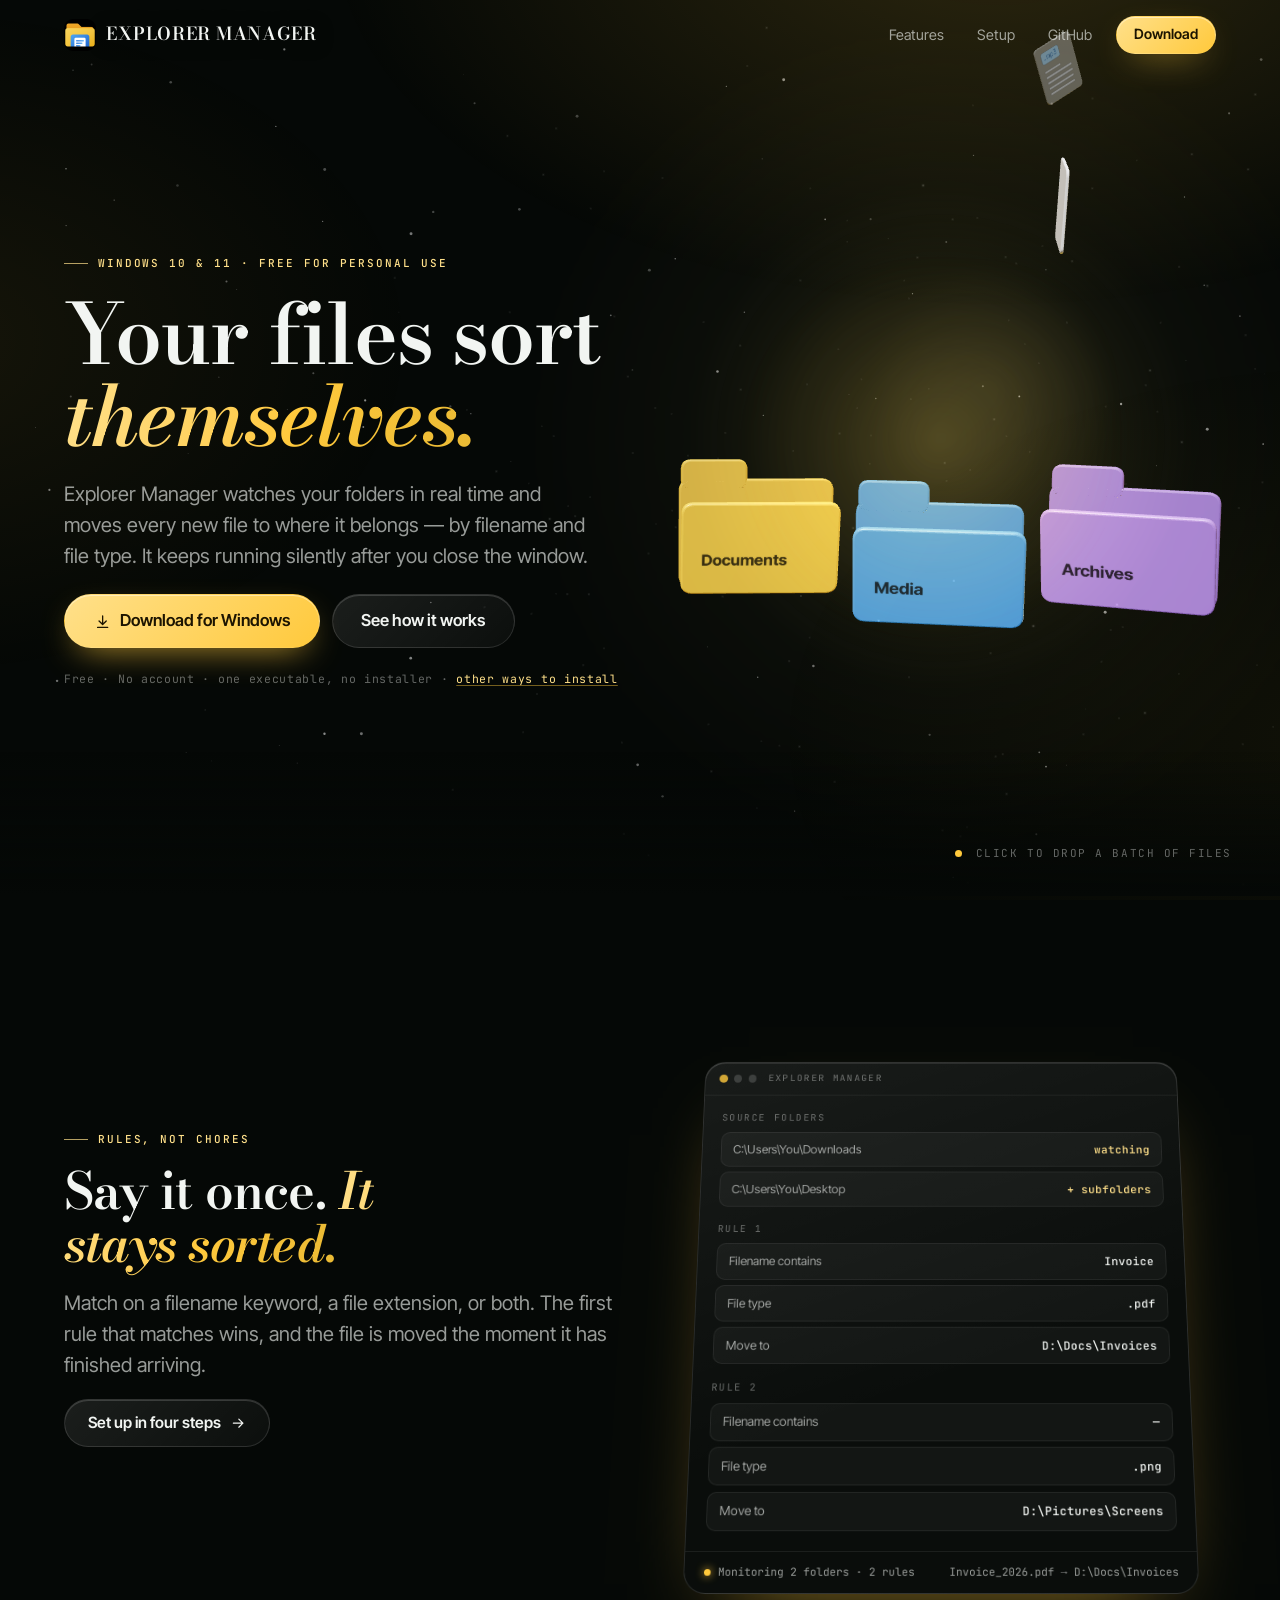
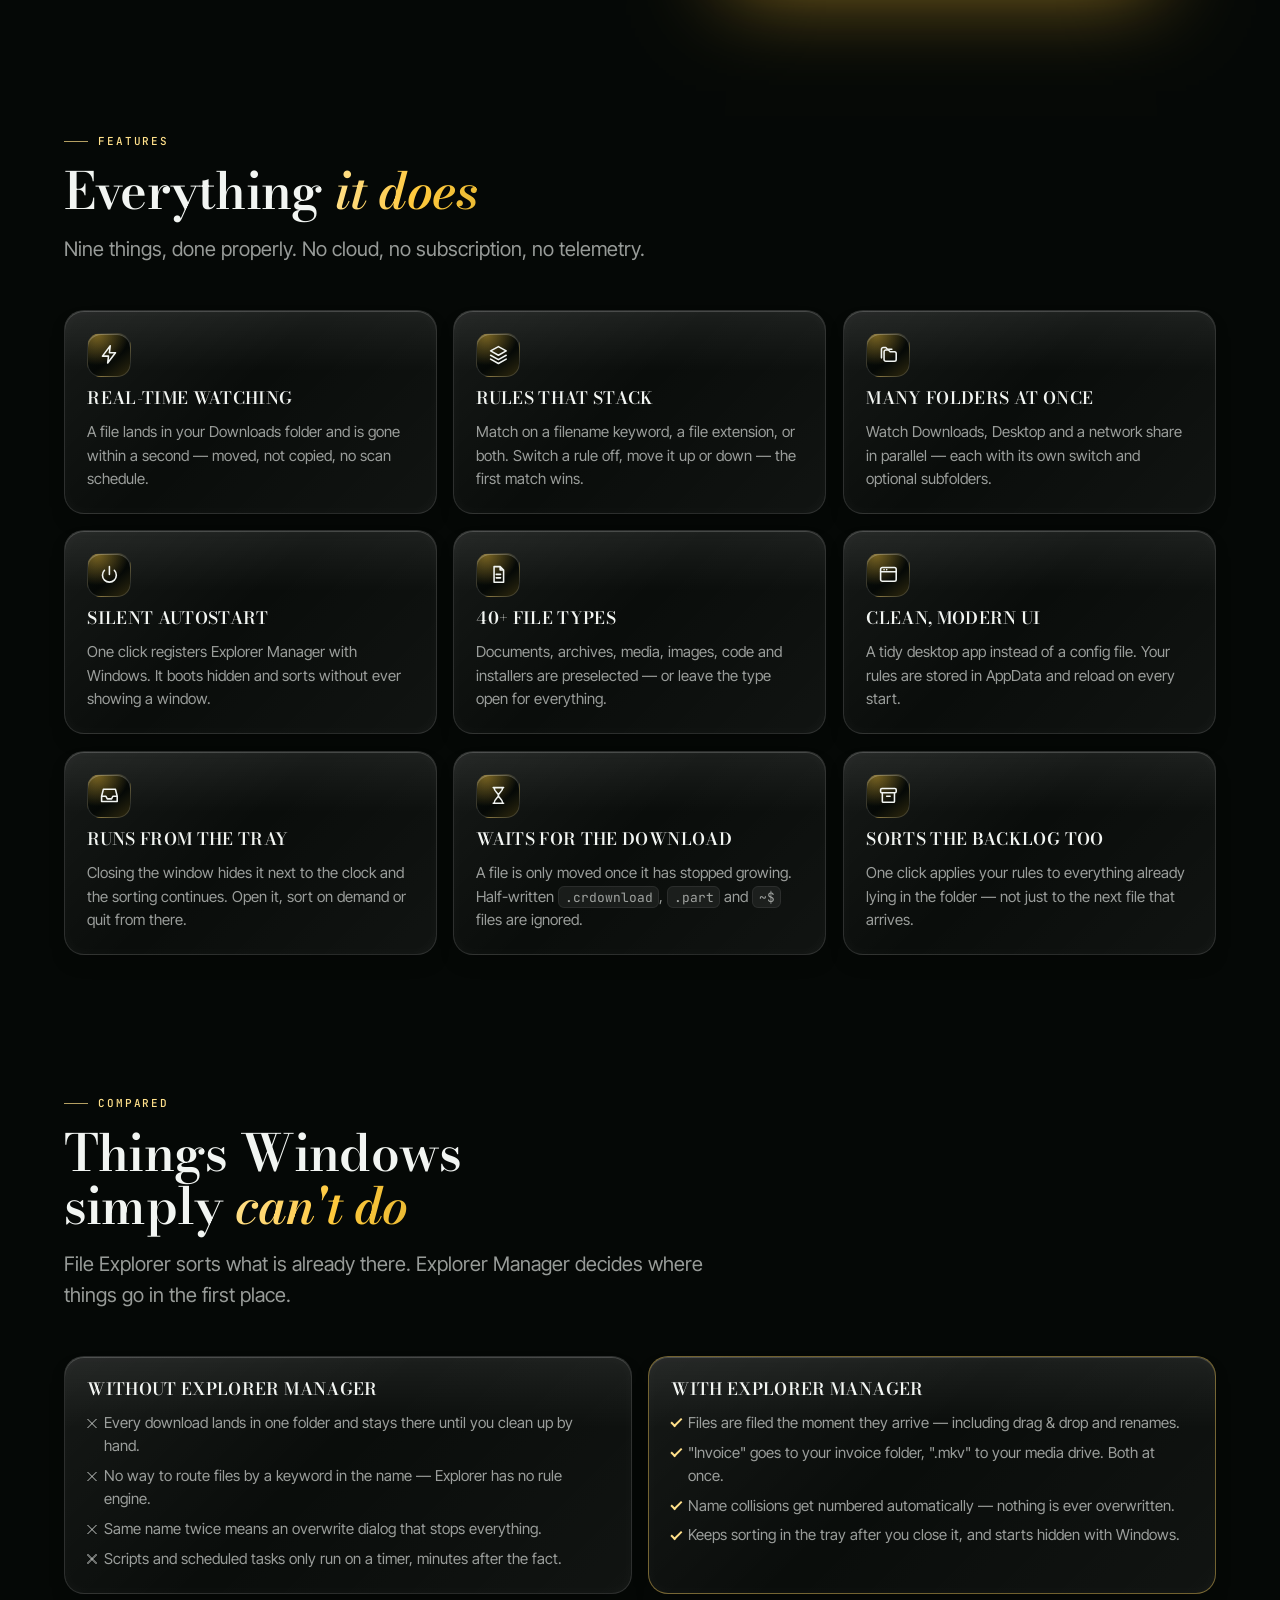
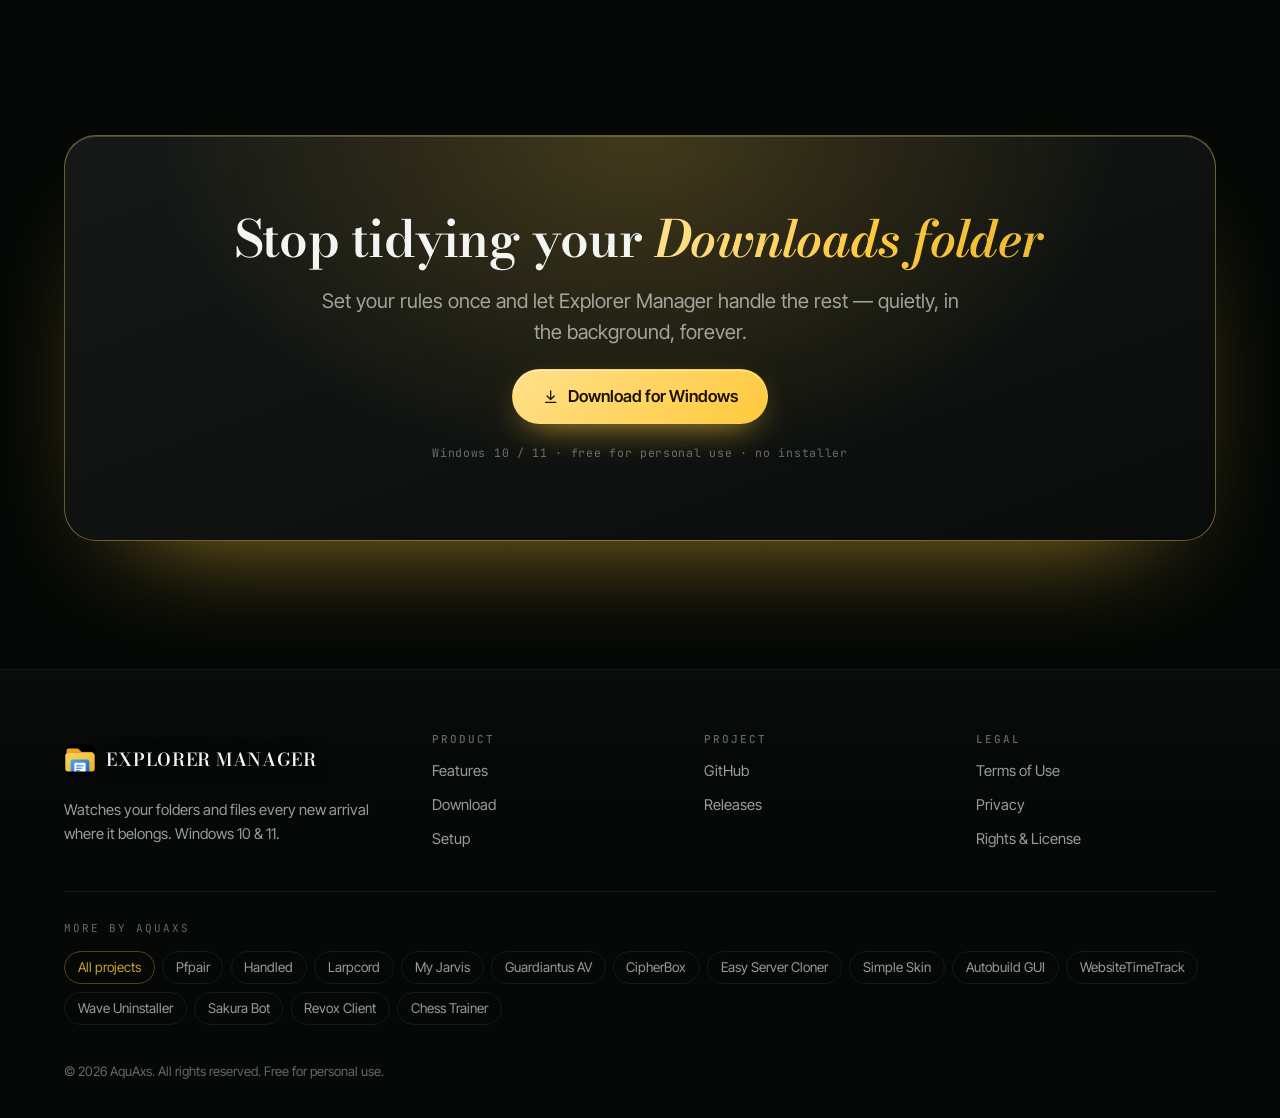
<file: site/index.html>
<!DOCTYPE html>
<html lang="en">
<head>
  <meta charset="utf-8">
  <meta name="viewport" content="width=device-width, initial-scale=1">
  <title>Explorer Manager — Files that sort themselves</title>
  <meta name="description" content="Explorer Manager watches your folders in real time and moves every new file to the right place — by filename and file type. Free for Windows.">
  <link rel="canonical" href="https://explorer-manager.vercel.app/">
  <meta name="theme-color" content="#050806">
  <meta name="color-scheme" content="dark">
  <meta property="og:type" content="website">
  <meta property="og:site_name" content="Explorer Manager">
  <meta property="og:title" content="Explorer Manager — Files that sort themselves">
  <meta property="og:description" content="Explorer Manager watches your folders in real time and moves every new file to the right place — by filename and file type. Free for Windows.">
  <meta property="og:url" content="https://explorer-manager.vercel.app/">
  <meta property="og:image" content="https://explorer-manager.vercel.app/assets/og-image.png">
  <meta property="og:image:width" content="1200">
  <meta property="og:image:height" content="630">
  <meta name="twitter:card" content="summary_large_image">
  <link rel="icon" href="assets/mark.svg" type="image/svg+xml">
  <link rel="apple-touch-icon" href="assets/logo-180.png">
  <link rel="preload" href="assets/aqx/fonts/bodoni-moda-latin-600-normal.woff2" as="font" type="font/woff2" crossorigin>
  <link rel="preload" href="assets/aqx/fonts/inter-tight-latin-wght-normal.woff2" as="font" type="font/woff2" crossorigin>
  <link rel="stylesheet" href="assets/aqx/aqx.css">
  <link rel="stylesheet" href="assets/site.css">
  <script src="assets/aqx/boot.js"></script>
  <script type="module" src="assets/aqx/aqx.js"></script>
  <script type="application/ld+json">{"@context": "https://schema.org", "@type": "SoftwareApplication", "name": "Explorer Manager", "description": "Explorer Manager watches your folders in real time and moves every new file to the right place — by filename and file type. Free for Windows.", "url": "https://explorer-manager.vercel.app/", "applicationCategory": "UtilitiesApplication", "operatingSystem": "Windows 10, Windows 11", "offers": {"@type": "Offer", "price": "0", "priceCurrency": "USD"}, "author": {"@type": "Person", "name": "AquAxs", "url": "https://aqua.is-a.dev/"}, "image": "https://explorer-manager.vercel.app/assets/og-image.png", "sameAs": ["https://github.com/aquaxs1/Explorer-Manager"]}</script>
</head>
<body>
  <a class="skip" href="#main">Skip to content</a>
  <canvas class="aqx-sky" aria-hidden="true"></canvas>
  <div class="aqx-aura" aria-hidden="true"></div>
  <div class="aqx-progress" aria-hidden="true"></div>

  <header class="nav" data-stuck="false" data-open="false">
    <div class="nav-inner">
      <a class="brand" href="./" aria-label="Explorer Manager home"><img src="assets/logo-128.png" alt="" width="32" height="32"><span>Explorer Manager</span></a>
      <button class="nav-toggle" type="button" aria-label="Menu" aria-expanded="false" aria-controls="nav-links"><span></span></button>
      <ul class="nav-links" id="nav-links">
        <li><a href="./#features">Features</a></li>
        <li><a href="setup">Setup</a></li>
        <li><a href="https://github.com/aquaxs1/Explorer-Manager" rel="noopener">GitHub</a></li>
        <li><a class="btn btn-primary btn-sm" href="download">Download</a></li>
      </ul>
    </div>
  </header>

  <main id="main">
    <section class="hero">
      <div class="stage" data-scene="assets/scene.js" data-mode="hero" aria-hidden="true"><canvas></canvas></div>
      <div class="hero-inner">
        <div class="hero-copy">
          <span class="eyebrow">Windows 10 &amp; 11 · free for personal use</span>
          <h1>Your files sort <em>themselves.</em></h1>
          <p class="lead">Explorer Manager watches your folders in real time and moves every new file to where it belongs — by filename and file type. It keeps running silently after you close the window.</p>
          <div class="btn-row">
            <a class="btn btn-primary btn-lg" href="download"><svg viewBox="0 0 24 24" fill="none" stroke="currentColor" stroke-width="1.8" stroke-linecap="round" stroke-linejoin="round" aria-hidden="true"><path d="M12 4v11M7 11l5 5 5-5M5 20h14"/></svg>Download for Windows</a>
            <a class="btn btn-lg" href="setup">See how it works</a>
          </div>
          <p class="hero-note">Free · No account · one executable, no installer · <a class="textlink" href="download">other ways to install</a></p>
        </div>
      </div>
      <span class="hero-hint">Click to drop a batch of files</span>
    </section>

    <section class="sec" id="rules">
      <div class="wrap">
        <div class="split">
          <div class="stack reveal">
            <span class="eyebrow">Rules, not chores</span>
            <h2>Say it once. <em>It stays sorted.</em></h2>
            <p class="lead">Match on a filename keyword, a file extension, or both. The first rule that matches wins, and the file is moved the moment it has finished arriving.</p>
            <a class="btn" href="setup">Set up in four steps<svg viewBox="0 0 24 24" fill="none" stroke="currentColor" stroke-width="1.8" stroke-linecap="round" stroke-linejoin="round" aria-hidden="true"><path d="M5 12h14M13 6l6 6-6 6"/></svg></a>
          </div>
          <div class="showcase reveal">
            <div class="panel" aria-hidden="true">
              <div class="panel-bar"><i></i><i></i><i></i><span>Explorer Manager</span></div>
              <div class="panel-body">
                <p class="panel-label">Source folders</p>
                <div class="kv">
                  <div><span>C:\Users\You\Downloads</span><b class="on">watching</b></div>
                  <div><span>C:\Users\You\Desktop</span><b class="on">+ subfolders</b></div>
                </div>
                <p class="panel-label">Rule 1</p>
                <div class="kv">
                  <div><span>Filename contains</span><b>Invoice</b></div>
                  <div><span>File type</span><b>.pdf</b></div>
                  <div><span>Move to</span><b>D:\Docs\Invoices</b></div>
                </div>
                <p class="panel-label">Rule 2</p>
                <div class="kv">
                  <div><span>Filename contains</span><b>—</b></div>
                  <div><span>File type</span><b>.png</b></div>
                  <div><span>Move to</span><b>D:\Pictures\Screens</b></div>
                </div>
              </div>
              <div class="panel-foot">
                <span class="live">Monitoring 2 folders · 2 rules</span>
                <span>Invoice_2026.pdf → D:\Docs\Invoices</span>
              </div>
            </div>
          </div>
        </div>
      </div>
    </section>

    <section class="sec" id="features">
      <div class="wrap">
        <div class="sec-head reveal">
          <span class="eyebrow">Features</span>
          <h2>Everything <em>it does</em></h2>
          <p class="lead">Nine things, done properly. No cloud, no subscription, no telemetry.</p>
        </div>
        <div class="cards" data-cols="3">
          <article class="card reveal">
            <span class="icon"><svg viewBox="0 0 24 24" fill="none" stroke="currentColor" stroke-width="1.8" stroke-linecap="round" stroke-linejoin="round" aria-hidden="true"><path d="M13 2 4 14h7l-1 8 9-12h-7z"/></svg></span>
            <h3>Real-time watching</h3>
            <p>A file lands in your Downloads folder and is gone within a second — moved, not copied, no scan schedule.</p>
          </article>
          <article class="card reveal">
            <span class="icon"><svg viewBox="0 0 24 24" fill="none" stroke="currentColor" stroke-width="1.8" stroke-linecap="round" stroke-linejoin="round" aria-hidden="true"><path d="m12 3 9 5-9 5-9-5zM3 13l9 5 9-5M3 17.5l9 5 9-5"/></svg></span>
            <h3>Rules that stack</h3>
            <p>Match on a filename keyword, a file extension, or both. Switch a rule off, move it up or down — the first match wins.</p>
          </article>
          <article class="card reveal">
            <span class="icon"><svg viewBox="0 0 24 24" fill="none" stroke="currentColor" stroke-width="1.8" stroke-linecap="round" stroke-linejoin="round" aria-hidden="true"><path d="M7 9a2 2 0 0 1 2-2h3l2 2h5a2 2 0 0 1 2 2v7a2 2 0 0 1-2 2H9a2 2 0 0 1-2-2z"/><path d="M4 16V6a2 2 0 0 1 2-2h3l2 2h5"/></svg></span>
            <h3>Many folders at once</h3>
            <p>Watch Downloads, Desktop and a network share in parallel — each with its own switch and optional subfolders.</p>
          </article>
          <article class="card reveal">
            <span class="icon"><svg viewBox="0 0 24 24" fill="none" stroke="currentColor" stroke-width="1.8" stroke-linecap="round" stroke-linejoin="round" aria-hidden="true"><path d="M12 3v9M6.300 7.300a8 8 0 1 0 11.400 0"/></svg></span>
            <h3>Silent autostart</h3>
            <p>One click registers Explorer Manager with Windows. It boots hidden and sorts without ever showing a window.</p>
          </article>
          <article class="card reveal">
            <span class="icon"><svg viewBox="0 0 24 24" fill="none" stroke="currentColor" stroke-width="1.8" stroke-linecap="round" stroke-linejoin="round" aria-hidden="true"><path d="M7 3h7l4 4v14H7zM14 3v4h4M9.500 12h5M9.500 16h5"/></svg></span>
            <h3>40+ file types</h3>
            <p>Documents, archives, media, images, code and installers are preselected — or leave the type open for everything.</p>
          </article>
          <article class="card reveal">
            <span class="icon"><svg viewBox="0 0 24 24" fill="none" stroke="currentColor" stroke-width="1.8" stroke-linecap="round" stroke-linejoin="round" aria-hidden="true"><rect x="3" y="4" width="18" height="16" rx="2"/><path d="M3 9h18M7 6.500h.010M10 6.500h.010"/></svg></span>
            <h3>Clean, modern UI</h3>
            <p>A tidy desktop app instead of a config file. Your rules are stored in AppData and reload on every start.</p>
          </article>
          <article class="card reveal">
            <span class="icon"><svg viewBox="0 0 24 24" fill="none" stroke="currentColor" stroke-width="1.8" stroke-linecap="round" stroke-linejoin="round" aria-hidden="true"><path d="M3 13h5l1.500 3h5L16 13h5M5 5h14l2 8v6H3v-6z"/></svg></span>
            <h3>Runs from the tray</h3>
            <p>Closing the window hides it next to the clock and the sorting continues. Open it, sort on demand or quit from there.</p>
          </article>
          <article class="card reveal">
            <span class="icon"><svg viewBox="0 0 24 24" fill="none" stroke="currentColor" stroke-width="1.8" stroke-linecap="round" stroke-linejoin="round" aria-hidden="true"><path d="M6 3h12M6 21h12M7 3c0 5 5 6 5 9s-5 4-5 9M17 3c0 5-5 6-5 9s5 4 5 9"/></svg></span>
            <h3>Waits for the download</h3>
            <p>A file is only moved once it has stopped growing. Half-written <code>.crdownload</code>, <code>.part</code> and <code>~$</code> files are ignored.</p>
          </article>
          <article class="card reveal">
            <span class="icon"><svg viewBox="0 0 24 24" fill="none" stroke="currentColor" stroke-width="1.8" stroke-linecap="round" stroke-linejoin="round" aria-hidden="true"><rect x="3" y="4" width="18" height="5" rx="1.5"/><path d="M5 9v10a1 1 0 0 0 1 1h12a1 1 0 0 0 1-1V9M10 13h4"/></svg></span>
            <h3>Sorts the backlog too</h3>
            <p>One click applies your rules to everything already lying in the folder — not just to the next file that arrives.</p>
          </article>
        </div>
      </div>
    </section>

    <section class="sec" id="compare">
      <div class="wrap">
        <div class="sec-head reveal">
          <span class="eyebrow">Compared</span>
          <h2>Things Windows simply <em>can't do</em></h2>
          <p class="lead">File Explorer sorts what is already there. Explorer Manager decides where things go in the first place.</p>
        </div>
        <div class="cards" data-cols="2">
          <article class="card minus reveal">
            <h3>Without Explorer Manager</h3>
            <ul>
              <li>Every download lands in one folder and stays there until you clean up by hand.</li>
              <li>No way to route files by a keyword in the name — Explorer has no rule engine.</li>
              <li>Same name twice means an overwrite dialog that stops everything.</li>
              <li>Scripts and scheduled tasks only run on a timer, minutes after the fact.</li>
            </ul>
          </article>
          <article class="card plus reveal">
            <h3>With Explorer Manager</h3>
            <ul>
              <li>Files are filed the moment they arrive — including drag &amp; drop and renames.</li>
              <li>"Invoice" goes to your invoice folder, ".mkv" to your media drive. Both at once.</li>
              <li>Name collisions get numbered automatically — nothing is ever overwritten.</li>
              <li>Keeps sorting in the tray after you close it, and starts hidden with Windows.</li>
            </ul>
          </article>
        </div>
      </div>
    </section>

    <section class="sec">
      <div class="wrap">
        <div class="cta reveal">
          <h2>Stop tidying your <em>Downloads folder</em></h2>
          <p class="lead">Set your rules once and let Explorer Manager handle the rest — quietly, in the background, forever.</p>
          <div class="btn-row">
            <a class="btn btn-primary btn-lg" href="download"><svg viewBox="0 0 24 24" fill="none" stroke="currentColor" stroke-width="1.8" stroke-linecap="round" stroke-linejoin="round" aria-hidden="true"><path d="M12 4v11M7 11l5 5 5-5M5 20h14"/></svg>Download for Windows</a>
          </div>
          <p class="hero-note">Windows 10 / 11 · free for personal use · no installer</p>
        </div>
      </div>
    </section>
  </main>

  <footer class="footer">
    <div class="footer-inner">
      <div class="footer-top">
        <div class="footer-about">
          <a class="brand" href="./"><img src="assets/logo-128.png" alt="" width="32" height="32" loading="lazy"><span>Explorer Manager</span></a>
          <p>Watches your folders and files every new arrival where it belongs. Windows 10 &amp; 11.</p>
        </div>
        <nav class="footer-col" aria-label="Product">
          <h2>Product</h2>
          <ul>
            <li><a href="./#features">Features</a></li>
            <li><a href="download">Download</a></li>
            <li><a href="setup">Setup</a></li>
          </ul>
        </nav>
        <nav class="footer-col" aria-label="Project">
          <h2>Project</h2>
          <ul>
            <li><a href="https://github.com/aquaxs1/Explorer-Manager" rel="noopener">GitHub</a></li>
            <li><a href="https://github.com/aquaxs1/Explorer-Manager/releases" rel="noopener">Releases</a></li>
          </ul>
        </nav>
        <nav class="footer-col" aria-label="Legal">
          <h2>Legal</h2>
          <ul>
            <li><a href="terms">Terms of Use</a></li>
            <li><a href="terms#privacy">Privacy</a></li>
            <li><a href="terms#rights">Rights &amp; License</a></li>
          </ul>
        </nav>
      </div>
      <div class="family">
        <span class="family-label">More by AquAxs</span>
        <ul>
          <li><a href="https://aqua.is-a.dev/portfolio" data-home rel="noopener">All projects</a></li>
          <li><a href="https://pfpair.app/" rel="noopener">Pfpair</a></li>
          <li><a href="https://handled-market.vercel.app/" rel="noopener">Handled</a></li>
          <li><a href="https://larpcorddc.vercel.app/" rel="noopener">Larpcord</a></li>
          <li><a href="https://mybluejarvis.vercel.app/" rel="noopener">My Jarvis</a></li>
          <li><a href="https://guardiantus-av.vercel.app/" rel="noopener">Guardiantus AV</a></li>
          <li><a href="https://cipher-box-file-encrypter.vercel.app/" rel="noopener">CipherBox</a></li>
          <li><a href="https://easy-cloner.vercel.app/" rel="noopener">Easy Server Cloner</a></li>
          <li><a href="https://simple-skin.vercel.app/" rel="noopener">Simple Skin</a></li>
          <li><a href="https://autobuild-gui.vercel.app/" rel="noopener">Autobuild GUI</a></li>
          <li><a href="https://timetrackerextension.vercel.app/" rel="noopener">WebsiteTimeTrack</a></li>
          <li><a href="https://wave-uninstaller.vercel.app/" rel="noopener">Wave Uninstaller</a></li>
          <li><a href="https://discord-sakurabot.vercel.app/" rel="noopener">Sakura Bot</a></li>
          <li><a href="https://revox-client.vercel.app/" rel="noopener">Revox Client</a></li>
          <li><a href="https://chesstrainer.cc.cd/" rel="noopener">Chess Trainer</a></li>
        </ul>
      </div>
      <div class="footer-legal">
        <p>© 2026 AquAxs. All rights reserved. Free for personal use.</p>
      </div>
    </div>
  </footer>
</body>
</html>
</file>
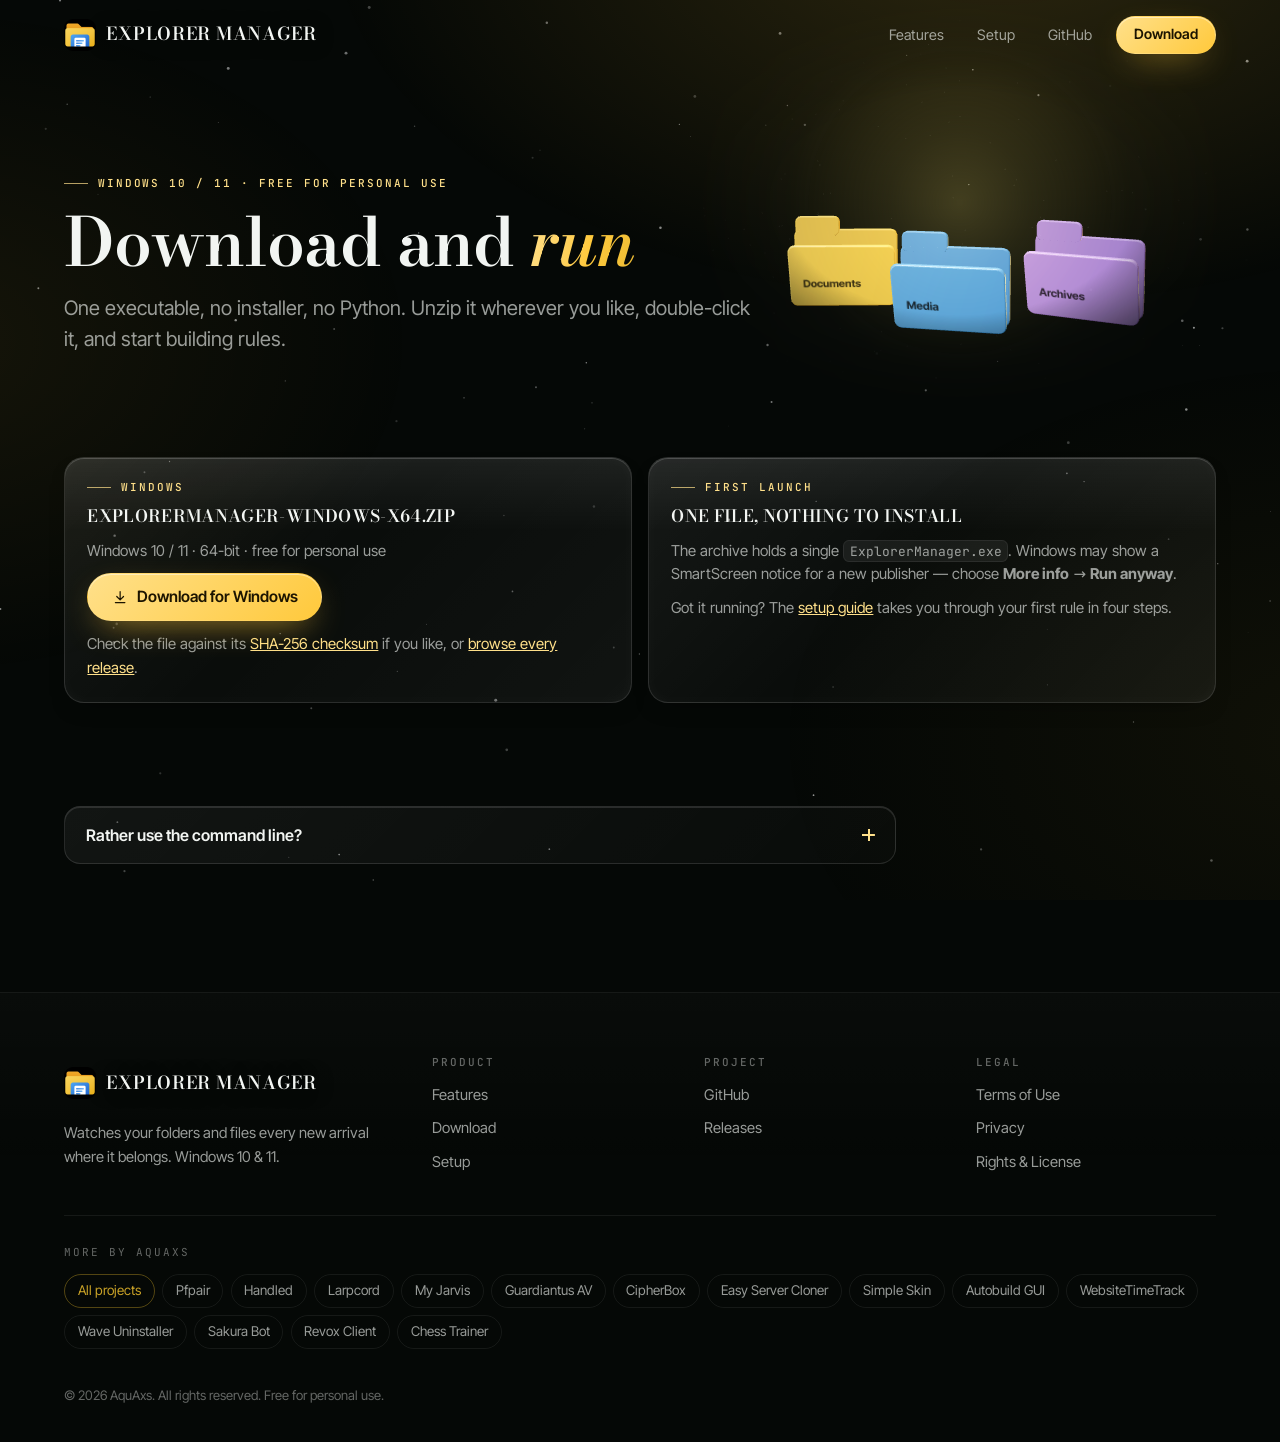
<file: site/download.html>
<!DOCTYPE html>
<html lang="en">
<head>
  <meta charset="utf-8">
  <meta name="viewport" content="width=device-width, initial-scale=1">
  <title>Download — Explorer Manager</title>
  <meta name="description" content="Download Explorer Manager for Windows: one executable, no installer, no Python.">
  <link rel="canonical" href="https://explorer-manager.vercel.app/download">
  <meta name="theme-color" content="#050806">
  <meta name="color-scheme" content="dark">
  <meta property="og:type" content="website">
  <meta property="og:site_name" content="Explorer Manager">
  <meta property="og:title" content="Download — Explorer Manager">
  <meta property="og:description" content="Download Explorer Manager for Windows: one executable, no installer, no Python.">
  <meta property="og:url" content="https://explorer-manager.vercel.app/download">
  <meta property="og:image" content="https://explorer-manager.vercel.app/assets/og-image.png">
  <meta property="og:image:width" content="1200">
  <meta property="og:image:height" content="630">
  <meta name="twitter:card" content="summary_large_image">
  <link rel="icon" href="assets/mark.svg" type="image/svg+xml">
  <link rel="apple-touch-icon" href="assets/logo-180.png">
  <link rel="preload" href="assets/aqx/fonts/bodoni-moda-latin-600-normal.woff2" as="font" type="font/woff2" crossorigin>
  <link rel="preload" href="assets/aqx/fonts/inter-tight-latin-wght-normal.woff2" as="font" type="font/woff2" crossorigin>
  <link rel="stylesheet" href="assets/aqx/aqx.css">
  <link rel="stylesheet" href="assets/site.css">
  <script src="assets/aqx/boot.js"></script>
  <script type="module" src="assets/aqx/aqx.js"></script>
  <script type="module" src="assets/aqx/release.js"></script>
</head>
<body>
  <a class="skip" href="#main">Skip to content</a>
  <canvas class="aqx-sky" aria-hidden="true"></canvas>
  <div class="aqx-aura" aria-hidden="true"></div>
  <div class="aqx-progress" aria-hidden="true"></div>

  <header class="nav" data-stuck="false" data-open="false">
    <div class="nav-inner">
      <a class="brand" href="./" aria-label="Explorer Manager home"><img src="assets/logo-128.png" alt="" width="32" height="32"><span>Explorer Manager</span></a>
      <button class="nav-toggle" type="button" aria-label="Menu" aria-expanded="false" aria-controls="nav-links"><span></span></button>
      <ul class="nav-links" id="nav-links">
        <li><a href="./#features">Features</a></li>
        <li><a href="setup">Setup</a></li>
        <li><a href="https://github.com/aquaxs1/Explorer-Manager" rel="noopener">GitHub</a></li>
        <li><a class="btn btn-primary btn-sm" href="download">Download</a></li>
      </ul>
    </div>
  </header>

  <main id="main">
<header class="page-head">
      <div class="stage" data-scene="assets/scene.js" data-mode="mini" aria-hidden="true"><canvas></canvas></div>
      <div class="page-head-inner">
        <span class="eyebrow">Windows 10 / 11 · free for personal use</span>
        <h1>Download and <em>run</em></h1>
        <p class="lead">One executable, no installer, no Python. Unzip it wherever you like, double-click it, and start building rules.</p>
      </div>
    </header>

    <section class="sec" id="download">
      <div class="wrap">
        <div class="cards" data-cols="2">
          <article class="card reveal" data-release="aquaxs1/Explorer-Manager">
            <span class="eyebrow">Windows</span>
            <h3 data-release-name>ExplorerManager-windows-x64.zip</h3>
            <p data-release-meta data-suffix="Windows 10 / 11 · 64-bit">Windows 10 / 11 · 64-bit · free for personal use</p>
            <div class="btn-row">
              <a class="btn btn-primary" data-release-link data-fallback=".zip,.exe" href="https://github.com/aquaxs1/Explorer-Manager/releases/latest/download/ExplorerManager-windows-x64.zip" rel="noopener"><svg viewBox="0 0 24 24" fill="none" stroke="currentColor" stroke-width="1.8" stroke-linecap="round" stroke-linejoin="round" aria-hidden="true"><path d="M12 4v11M7 11l5 5 5-5M5 20h14"/></svg>Download for Windows</a>
            </div>
            <p class="muted">Check the file against its <a data-release-sha href="https://github.com/aquaxs1/Explorer-Manager/releases/latest/download/ExplorerManager-windows-x64.zip.sha256" rel="noopener">SHA-256 checksum</a> if you like, or <a href="https://github.com/aquaxs1/Explorer-Manager/releases/latest" rel="noopener">browse every release</a>.</p>
          </article>
          <article class="card reveal">
            <span class="eyebrow">First launch</span>
            <h3>One file, nothing to install</h3>
            <p>The archive holds a single <code>ExplorerManager.exe</code>. Windows may show a SmartScreen notice for a new publisher — choose <b>More info</b> → <b>Run anyway</b>.</p>
            <p>Got it running? The <a href="setup">setup guide</a> takes you through your first rule in four steps.</p>
          </article>
        </div>
      </div>
    </section>

    <section class="sec">
      <div class="wrap">
        <div class="faq">
          <details class="reveal">
            <summary>Rather use the command line?</summary>
            <h4>Download it with PowerShell</h4>
            <p>Fetches the same archive to your desktop and unpacks it.</p>
            <pre><code>PS&gt; irm https://github.com/aquaxs1/Explorer-Manager/releases/latest/download/ExplorerManager-windows-x64.zip -OutFile "$env:USERPROFILE\Desktop\ExplorerManager.zip"; Expand-Archive "$env:USERPROFILE\Desktop\ExplorerManager.zip" -DestinationPath "$env:USERPROFILE\Desktop" -Force</code></pre>
            <h4>Run from source</h4>
            <p>Needs <code>Python 3.10+</code> and <code>git</code> on your PATH.</p>
            <pre><code>PS&gt; git clone https://github.com/aquaxs1/Explorer-Manager.git; cd Explorer-Manager; pip install -r requirements.txt; python main.py</code></pre>
          </details>
        </div>
      </div>
    </section>
  </main>

  <footer class="footer">
    <div class="footer-inner">
      <div class="footer-top">
        <div class="footer-about">
          <a class="brand" href="./"><img src="assets/logo-128.png" alt="" width="32" height="32" loading="lazy"><span>Explorer Manager</span></a>
          <p>Watches your folders and files every new arrival where it belongs. Windows 10 &amp; 11.</p>
        </div>
        <nav class="footer-col" aria-label="Product">
          <h2>Product</h2>
          <ul>
            <li><a href="./#features">Features</a></li>
            <li><a href="download">Download</a></li>
            <li><a href="setup">Setup</a></li>
          </ul>
        </nav>
        <nav class="footer-col" aria-label="Project">
          <h2>Project</h2>
          <ul>
            <li><a href="https://github.com/aquaxs1/Explorer-Manager" rel="noopener">GitHub</a></li>
            <li><a href="https://github.com/aquaxs1/Explorer-Manager/releases" rel="noopener">Releases</a></li>
          </ul>
        </nav>
        <nav class="footer-col" aria-label="Legal">
          <h2>Legal</h2>
          <ul>
            <li><a href="terms">Terms of Use</a></li>
            <li><a href="terms#privacy">Privacy</a></li>
            <li><a href="terms#rights">Rights &amp; License</a></li>
          </ul>
        </nav>
      </div>
      <div class="family">
        <span class="family-label">More by AquAxs</span>
        <ul>
          <li><a href="https://aqua.is-a.dev/portfolio" data-home rel="noopener">All projects</a></li>
          <li><a href="https://pfpair.app/" rel="noopener">Pfpair</a></li>
          <li><a href="https://handled-market.vercel.app/" rel="noopener">Handled</a></li>
          <li><a href="https://larpcorddc.vercel.app/" rel="noopener">Larpcord</a></li>
          <li><a href="https://mybluejarvis.vercel.app/" rel="noopener">My Jarvis</a></li>
          <li><a href="https://guardiantus-av.vercel.app/" rel="noopener">Guardiantus AV</a></li>
          <li><a href="https://cipher-box-file-encrypter.vercel.app/" rel="noopener">CipherBox</a></li>
          <li><a href="https://easy-cloner.vercel.app/" rel="noopener">Easy Server Cloner</a></li>
          <li><a href="https://simple-skin.vercel.app/" rel="noopener">Simple Skin</a></li>
          <li><a href="https://autobuild-gui.vercel.app/" rel="noopener">Autobuild GUI</a></li>
          <li><a href="https://timetrackerextension.vercel.app/" rel="noopener">WebsiteTimeTrack</a></li>
          <li><a href="https://wave-uninstaller.vercel.app/" rel="noopener">Wave Uninstaller</a></li>
          <li><a href="https://discord-sakurabot.vercel.app/" rel="noopener">Sakura Bot</a></li>
          <li><a href="https://revox-client.vercel.app/" rel="noopener">Revox Client</a></li>
          <li><a href="https://chesstrainer.cc.cd/" rel="noopener">Chess Trainer</a></li>
        </ul>
      </div>
      <div class="footer-legal">
        <p>© 2026 AquAxs. All rights reserved. Free for personal use.</p>
      </div>
    </div>
  </footer>
</body>
</html>
</file>
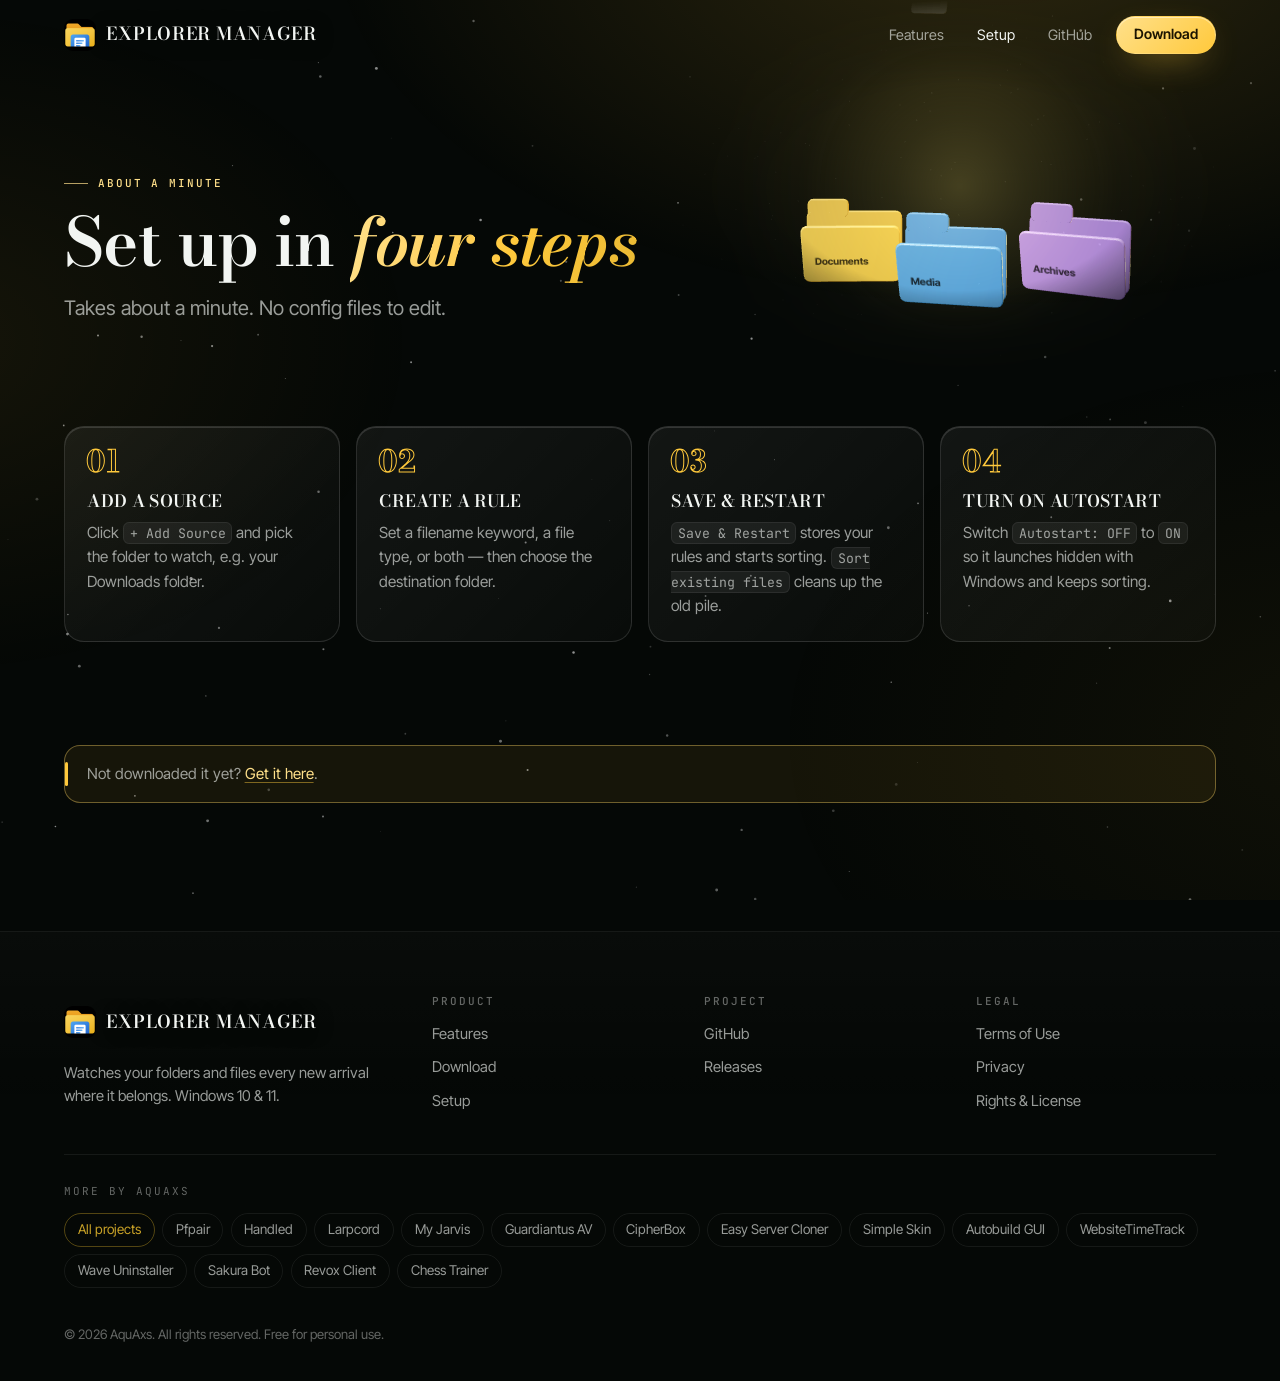
<file: site/setup.html>
<!DOCTYPE html>
<html lang="en">
<head>
  <meta charset="utf-8">
  <meta name="viewport" content="width=device-width, initial-scale=1">
  <title>Setup — Explorer Manager</title>
  <meta name="description" content="Set up Explorer Manager in four steps: add a source folder, create a rule, save, turn on autostart.">
  <link rel="canonical" href="https://explorer-manager.vercel.app/setup">
  <meta name="theme-color" content="#050806">
  <meta name="color-scheme" content="dark">
  <meta property="og:type" content="website">
  <meta property="og:site_name" content="Explorer Manager">
  <meta property="og:title" content="Setup — Explorer Manager">
  <meta property="og:description" content="Set up Explorer Manager in four steps: add a source folder, create a rule, save, turn on autostart.">
  <meta property="og:url" content="https://explorer-manager.vercel.app/setup">
  <meta property="og:image" content="https://explorer-manager.vercel.app/assets/og-image.png">
  <meta property="og:image:width" content="1200">
  <meta property="og:image:height" content="630">
  <meta name="twitter:card" content="summary_large_image">
  <link rel="icon" href="assets/mark.svg" type="image/svg+xml">
  <link rel="apple-touch-icon" href="assets/logo-180.png">
  <link rel="preload" href="assets/aqx/fonts/bodoni-moda-latin-600-normal.woff2" as="font" type="font/woff2" crossorigin>
  <link rel="preload" href="assets/aqx/fonts/inter-tight-latin-wght-normal.woff2" as="font" type="font/woff2" crossorigin>
  <link rel="stylesheet" href="assets/aqx/aqx.css">
  <link rel="stylesheet" href="assets/site.css">
  <script src="assets/aqx/boot.js"></script>
  <script type="module" src="assets/aqx/aqx.js"></script>
</head>
<body>
  <a class="skip" href="#main">Skip to content</a>
  <canvas class="aqx-sky" aria-hidden="true"></canvas>
  <div class="aqx-aura" aria-hidden="true"></div>
  <div class="aqx-progress" aria-hidden="true"></div>

  <header class="nav" data-stuck="false" data-open="false">
    <div class="nav-inner">
      <a class="brand" href="./" aria-label="Explorer Manager home"><img src="assets/logo-128.png" alt="" width="32" height="32"><span>Explorer Manager</span></a>
      <button class="nav-toggle" type="button" aria-label="Menu" aria-expanded="false" aria-controls="nav-links"><span></span></button>
      <ul class="nav-links" id="nav-links">
        <li><a href="./#features">Features</a></li>
        <li><a href="setup" aria-current="page">Setup</a></li>
        <li><a href="https://github.com/aquaxs1/Explorer-Manager" rel="noopener">GitHub</a></li>
        <li><a class="btn btn-primary btn-sm" href="download">Download</a></li>
      </ul>
    </div>
  </header>

  <main id="main">
<header class="page-head">
      <div class="stage" data-scene="assets/scene.js" data-mode="mini" aria-hidden="true"><canvas></canvas></div>
      <div class="page-head-inner">
        <span class="eyebrow">About a minute</span>
        <h1>Set up in <em>four steps</em></h1>
        <p class="lead">Takes about a minute. No config files to edit.</p>
      </div>
    </header>

    <section class="sec" id="setup">
      <div class="wrap">
        <ol class="steps" data-cols>
          <li class="reveal">
            <h3>Add a source</h3>
            <p>Click <code>+ Add Source</code> and pick the folder to watch, e.g. your Downloads folder.</p>
          </li>
          <li class="reveal">
            <h3>Create a rule</h3>
            <p>Set a filename keyword, a file type, or both — then choose the destination folder.</p>
          </li>
          <li class="reveal">
            <h3>Save &amp; restart</h3>
            <p><code>Save &amp; Restart</code> stores your rules and starts sorting. <code>Sort existing files</code> cleans up the old pile.</p>
          </li>
          <li class="reveal">
            <h3>Turn on autostart</h3>
            <p>Switch <code>Autostart: OFF</code> to <code>ON</code> so it launches hidden with Windows and keeps sorting.</p>
          </li>
        </ol>
      </div>
    </section>

    <section class="sec">
      <div class="wrap">
        <div class="note reveal">
          <p>Not downloaded it yet? <a class="textlink" href="download">Get it here</a>.</p>
        </div>
      </div>
    </section>
  </main>

  <footer class="footer">
    <div class="footer-inner">
      <div class="footer-top">
        <div class="footer-about">
          <a class="brand" href="./"><img src="assets/logo-128.png" alt="" width="32" height="32" loading="lazy"><span>Explorer Manager</span></a>
          <p>Watches your folders and files every new arrival where it belongs. Windows 10 &amp; 11.</p>
        </div>
        <nav class="footer-col" aria-label="Product">
          <h2>Product</h2>
          <ul>
            <li><a href="./#features">Features</a></li>
            <li><a href="download">Download</a></li>
            <li><a href="setup">Setup</a></li>
          </ul>
        </nav>
        <nav class="footer-col" aria-label="Project">
          <h2>Project</h2>
          <ul>
            <li><a href="https://github.com/aquaxs1/Explorer-Manager" rel="noopener">GitHub</a></li>
            <li><a href="https://github.com/aquaxs1/Explorer-Manager/releases" rel="noopener">Releases</a></li>
          </ul>
        </nav>
        <nav class="footer-col" aria-label="Legal">
          <h2>Legal</h2>
          <ul>
            <li><a href="terms">Terms of Use</a></li>
            <li><a href="terms#privacy">Privacy</a></li>
            <li><a href="terms#rights">Rights &amp; License</a></li>
          </ul>
        </nav>
      </div>
      <div class="family">
        <span class="family-label">More by AquAxs</span>
        <ul>
          <li><a href="https://aqua.is-a.dev/portfolio" data-home rel="noopener">All projects</a></li>
          <li><a href="https://pfpair.app/" rel="noopener">Pfpair</a></li>
          <li><a href="https://handled-market.vercel.app/" rel="noopener">Handled</a></li>
          <li><a href="https://larpcorddc.vercel.app/" rel="noopener">Larpcord</a></li>
          <li><a href="https://mybluejarvis.vercel.app/" rel="noopener">My Jarvis</a></li>
          <li><a href="https://guardiantus-av.vercel.app/" rel="noopener">Guardiantus AV</a></li>
          <li><a href="https://cipher-box-file-encrypter.vercel.app/" rel="noopener">CipherBox</a></li>
          <li><a href="https://easy-cloner.vercel.app/" rel="noopener">Easy Server Cloner</a></li>
          <li><a href="https://simple-skin.vercel.app/" rel="noopener">Simple Skin</a></li>
          <li><a href="https://autobuild-gui.vercel.app/" rel="noopener">Autobuild GUI</a></li>
          <li><a href="https://timetrackerextension.vercel.app/" rel="noopener">WebsiteTimeTrack</a></li>
          <li><a href="https://wave-uninstaller.vercel.app/" rel="noopener">Wave Uninstaller</a></li>
          <li><a href="https://discord-sakurabot.vercel.app/" rel="noopener">Sakura Bot</a></li>
          <li><a href="https://revox-client.vercel.app/" rel="noopener">Revox Client</a></li>
          <li><a href="https://chesstrainer.cc.cd/" rel="noopener">Chess Trainer</a></li>
        </ul>
      </div>
      <div class="footer-legal">
        <p>© 2026 AquAxs. All rights reserved. Free for personal use.</p>
      </div>
    </div>
  </footer>
</body>
</html>
</file>
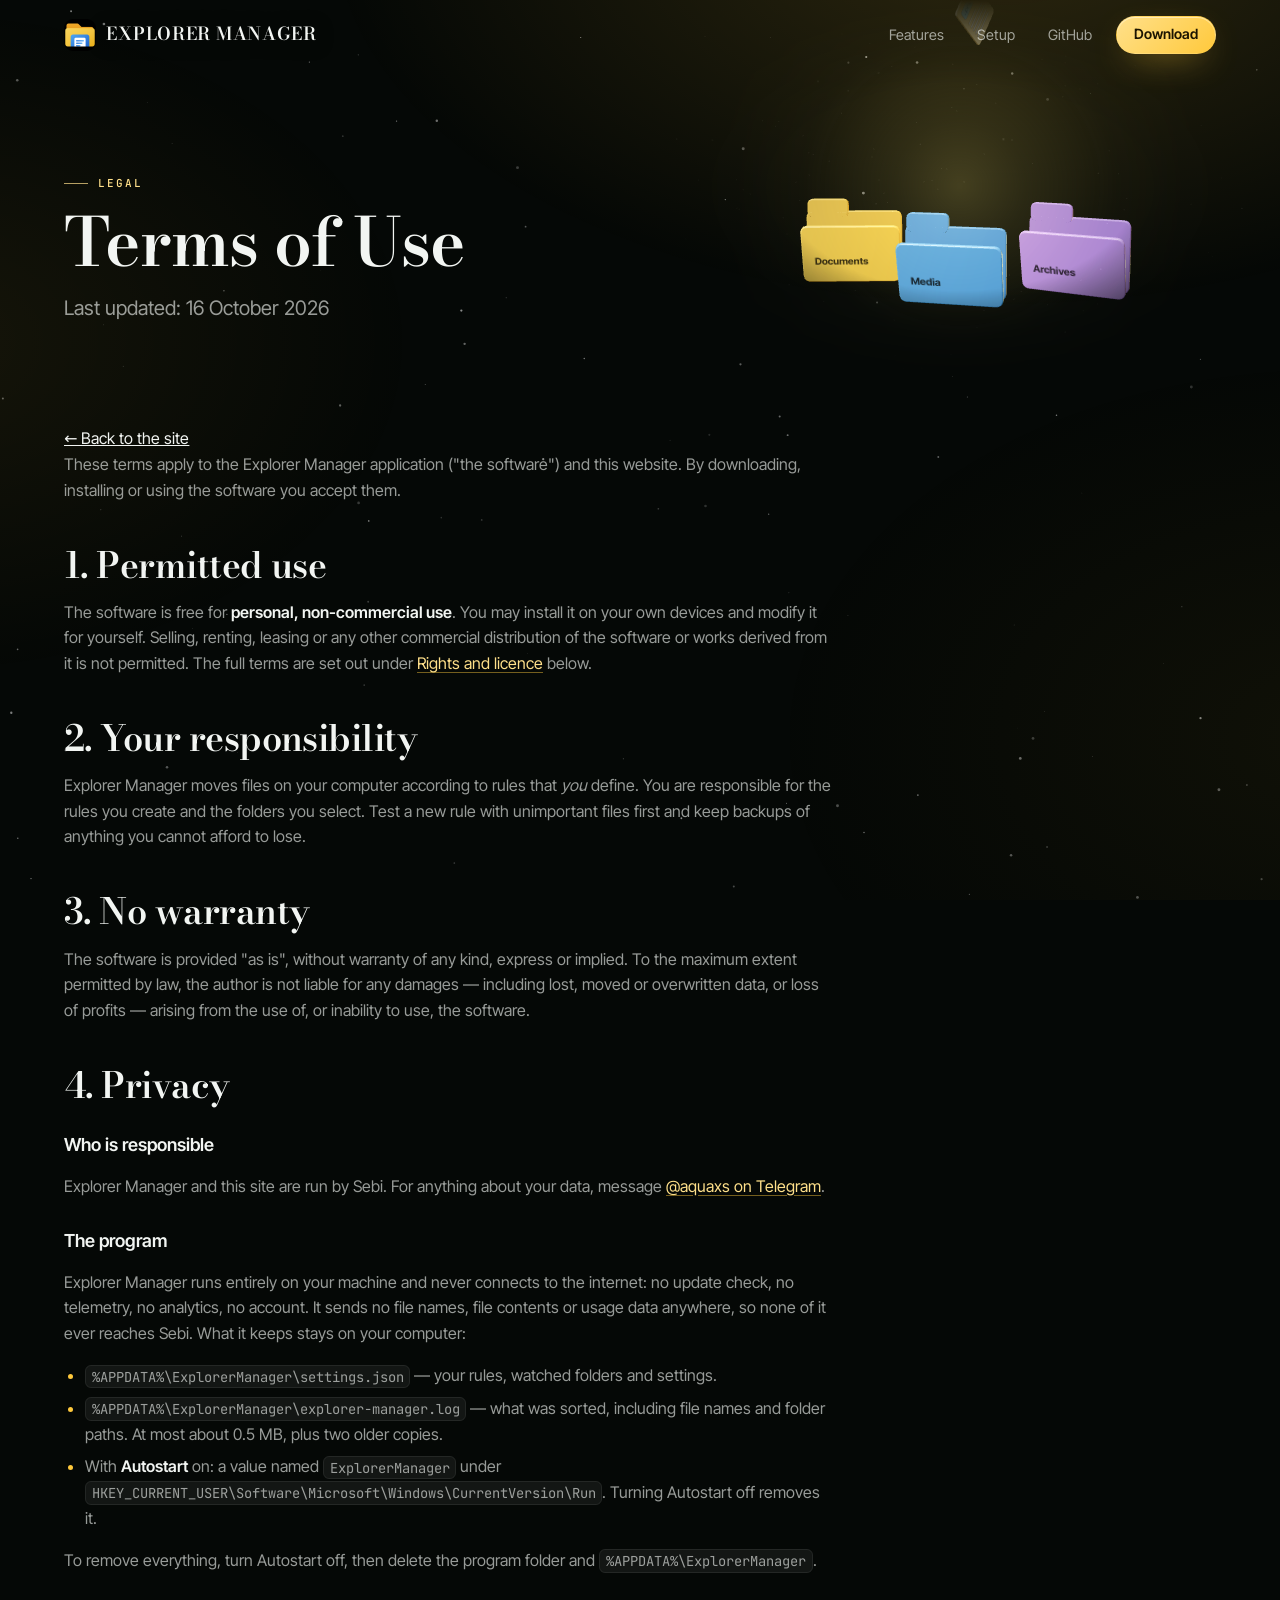
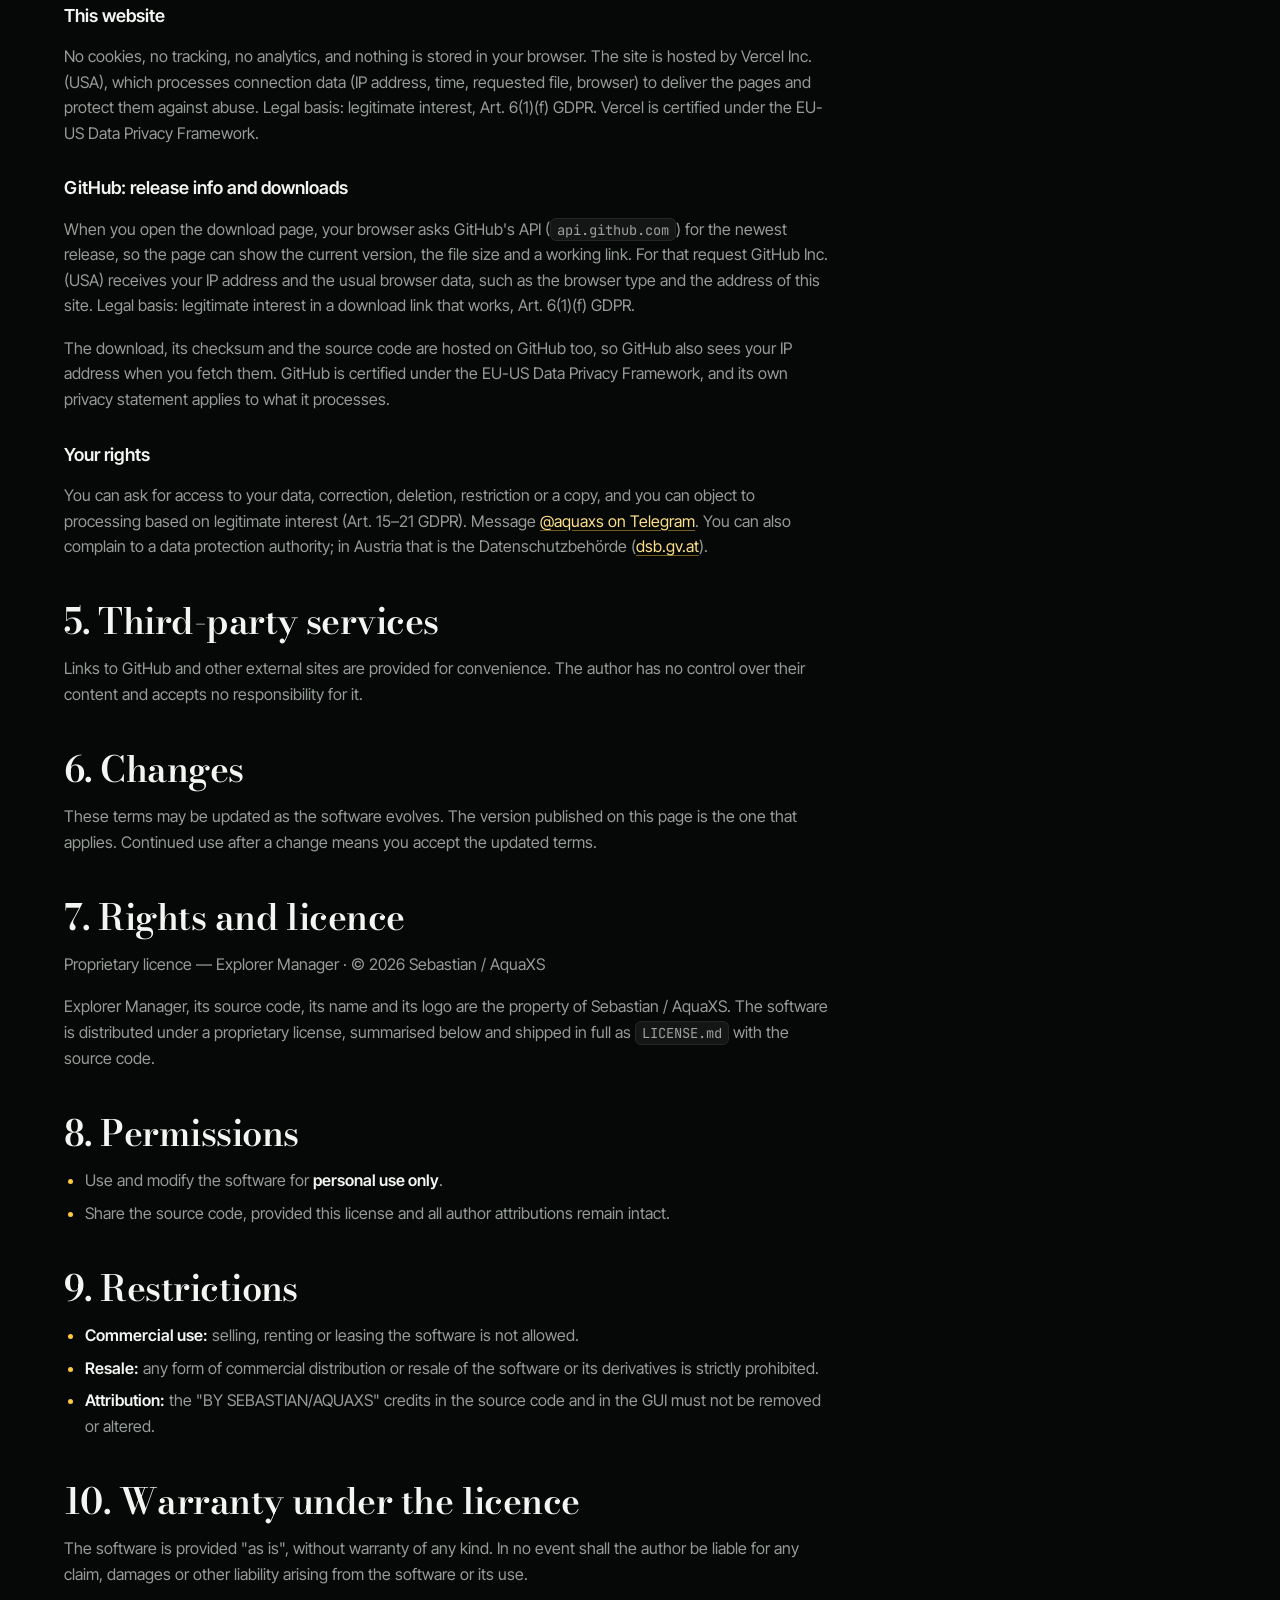
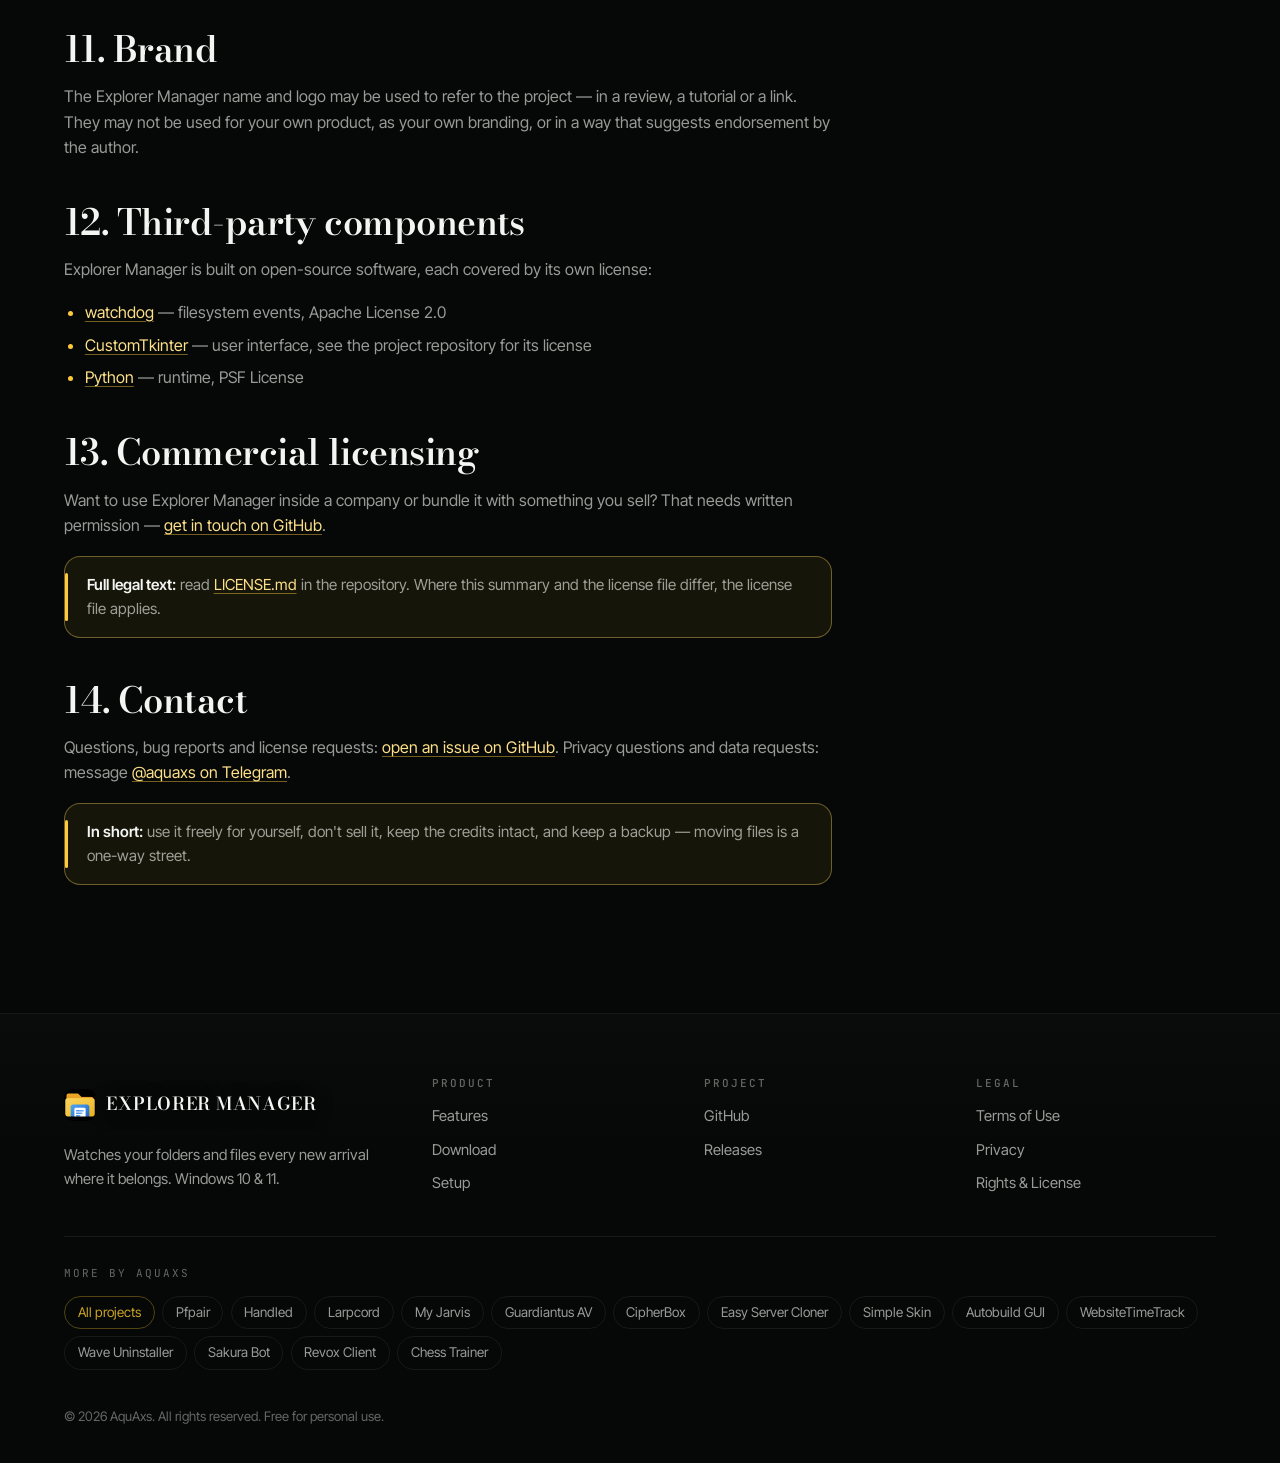
<file: site/terms.html>
<!DOCTYPE html>
<html lang="en">
<head>
  <meta charset="utf-8">
  <meta name="viewport" content="width=device-width, initial-scale=1">
  <title>Terms of Use — Explorer Manager</title>
  <meta name="description" content="Terms of use and privacy notice for the Explorer Manager application and website.">
  <link rel="canonical" href="https://explorer-manager.vercel.app/terms">
  <meta name="theme-color" content="#050806">
  <meta name="color-scheme" content="dark">
  <meta property="og:type" content="website">
  <meta property="og:site_name" content="Explorer Manager">
  <meta property="og:title" content="Terms of Use — Explorer Manager">
  <meta property="og:description" content="Terms of use and privacy notice for the Explorer Manager application and website.">
  <meta property="og:url" content="https://explorer-manager.vercel.app/terms">
  <meta property="og:image" content="https://explorer-manager.vercel.app/assets/og-image.png">
  <meta property="og:image:width" content="1200">
  <meta property="og:image:height" content="630">
  <meta name="twitter:card" content="summary_large_image">
  <link rel="icon" href="assets/mark.svg" type="image/svg+xml">
  <link rel="apple-touch-icon" href="assets/logo-180.png">
  <link rel="preload" href="assets/aqx/fonts/bodoni-moda-latin-600-normal.woff2" as="font" type="font/woff2" crossorigin>
  <link rel="preload" href="assets/aqx/fonts/inter-tight-latin-wght-normal.woff2" as="font" type="font/woff2" crossorigin>
  <link rel="stylesheet" href="assets/aqx/aqx.css">
  <link rel="stylesheet" href="assets/site.css">
  <script src="assets/aqx/boot.js"></script>
  <script type="module" src="assets/aqx/aqx.js"></script>
</head>
<body>
  <a class="skip" href="#main">Skip to content</a>
  <canvas class="aqx-sky" aria-hidden="true"></canvas>
  <div class="aqx-aura" aria-hidden="true"></div>
  <div class="aqx-progress" aria-hidden="true"></div>

  <header class="nav" data-stuck="false" data-open="false">
    <div class="nav-inner">
      <a class="brand" href="./" aria-label="Explorer Manager home"><img src="assets/logo-128.png" alt="" width="32" height="32"><span>Explorer Manager</span></a>
      <button class="nav-toggle" type="button" aria-label="Menu" aria-expanded="false" aria-controls="nav-links"><span></span></button>
      <ul class="nav-links" id="nav-links">
        <li><a href="./#features">Features</a></li>
        <li><a href="setup">Setup</a></li>
        <li><a href="https://github.com/aquaxs1/Explorer-Manager" rel="noopener">GitHub</a></li>
        <li><a class="btn btn-primary btn-sm" href="download">Download</a></li>
      </ul>
    </div>
  </header>

  <main id="main">
<header class="page-head">
      <div class="stage" data-scene="assets/scene.js" data-mode="mini" aria-hidden="true"><canvas></canvas></div>
      <div class="page-head-inner">
        <span class="eyebrow">Legal</span>
        <h1>Terms of Use</h1>
        <p class="lead">Last updated: 16 October 2026</p>
      </div>
    </header>

    <section class="sec">
      <div class="wrap">
        <a href="./">← Back to the site</a>
        <div class="prose reveal">
          <p>These terms apply to the Explorer Manager application ("the software") and this website. By downloading, installing or using the software you accept them.</p>
          <h2>1. Permitted use</h2>
          <p>The software is free for <strong>personal, non-commercial use</strong>. You may install it on your own devices and modify it for yourself. Selling, renting, leasing or any other commercial distribution of the software or works derived from it is not permitted. The full terms are set out under <a href="#rights">Rights and licence</a> below.</p>
          <h2>2. Your responsibility</h2>
          <p>Explorer Manager moves files on your computer according to rules that <em>you</em> define. You are responsible for the rules you create and the folders you select. Test a new rule with unimportant files first and keep backups of anything you cannot afford to lose.</p>
          <h2>3. No warranty</h2>
          <p>The software is provided "as is", without warranty of any kind, express or implied. To the maximum extent permitted by law, the author is not liable for any damages — including lost, moved or overwritten data, or loss of profits — arising from the use of, or inability to use, the software.</p>
          <h2 id="privacy">4. Privacy</h2>
          <h3>Who is responsible</h3>
          <p>Explorer Manager and this site are run by Sebi. For anything about your data, message <a href="https://t.me/aquaxs" rel="noopener">@aquaxs on Telegram</a>.</p>
          <h3>The program</h3>
          <p>Explorer Manager runs entirely on your machine and never connects to the internet: no update check, no telemetry, no analytics, no account. It sends no file names, file contents or usage data anywhere, so none of it ever reaches Sebi. What it keeps stays on your computer:</p>
          <ul>
            <li><code>%APPDATA%\ExplorerManager\settings.json</code> — your rules, watched folders and settings.</li>
            <li><code>%APPDATA%\ExplorerManager\explorer-manager.log</code> — what was sorted, including file names and folder paths. At most about 0.5 MB, plus two older copies.</li>
            <li>With <strong>Autostart</strong> on: a value named <code>ExplorerManager</code> under <code>HKEY_CURRENT_USER\Software\Microsoft\Windows\CurrentVersion\Run</code>. Turning Autostart off removes it.</li>
          </ul>
          <p>To remove everything, turn Autostart off, then delete the program folder and <code>%APPDATA%\ExplorerManager</code>.</p>
          <h3>This website</h3>
          <p>No cookies, no tracking, no analytics, and nothing is stored in your browser. The site is hosted by Vercel Inc. (USA), which processes connection data (IP address, time, requested file, browser) to deliver the pages and protect them against abuse. Legal basis: legitimate interest, Art. 6(1)(f) GDPR. Vercel is certified under the EU-US Data Privacy Framework.</p>
          <h3>GitHub: release info and downloads</h3>
          <p>When you open the download page, your browser asks GitHub's API (<code>api.github.com</code>) for the newest release, so the page can show the current version, the file size and a working link. For that request GitHub Inc. (USA) receives your IP address and the usual browser data, such as the browser type and the address of this site. Legal basis: legitimate interest in a download link that works, Art. 6(1)(f) GDPR.</p>
          <p>The download, its checksum and the source code are hosted on GitHub too, so GitHub also sees your IP address when you fetch them. GitHub is certified under the EU-US Data Privacy Framework, and its own privacy statement applies to what it processes.</p>
          <h3>Your rights</h3>
          <p>You can ask for access to your data, correction, deletion, restriction or a copy, and you can object to processing based on legitimate interest (Art. 15–21 GDPR). Message <a href="https://t.me/aquaxs" rel="noopener">@aquaxs on Telegram</a>. You can also complain to a data protection authority; in Austria that is the Datenschutzbehörde (<a href="https://www.dsb.gv.at" rel="noopener">dsb.gv.at</a>).</p>
          <h2>5. Third-party services</h2>
          <p>Links to GitHub and other external sites are provided for convenience. The author has no control over their content and accepts no responsibility for it.</p>
          <h2>6. Changes</h2>
          <p>These terms may be updated as the software evolves. The version published on this page is the one that applies. Continued use after a change means you accept the updated terms.</p>
          <h2 id="rights">7. Rights and licence</h2>
          <p>Proprietary licence — Explorer Manager · © 2026 Sebastian / AquaXS</p>
          <p>Explorer Manager, its source code, its name and its logo are the property of Sebastian / AquaXS. The software is distributed under a proprietary license, summarised below and shipped in full as <code>LICENSE.md</code> with the source code.</p>
          <h2>8. Permissions</h2>
          <ul>
            <li>Use and modify the software for <strong>personal use only</strong>.</li>
            <li>Share the source code, provided this license and all author attributions remain intact.</li>
          </ul>
          <h2>9. Restrictions</h2>
          <ul>
            <li><strong>Commercial use:</strong> selling, renting or leasing the software is not allowed.</li>
            <li><strong>Resale:</strong> any form of commercial distribution or resale of the software or its derivatives is strictly prohibited.</li>
            <li><strong>Attribution:</strong> the "BY SEBASTIAN/AQUAXS" credits in the source code and in the GUI must not be removed or altered.</li>
          </ul>
          <h2>10. Warranty under the licence</h2>
          <p>The software is provided "as is", without warranty of any kind. In no event shall the author be liable for any claim, damages or other liability arising from the software or its use.</p>
          <h2>11. Brand</h2>
          <p>The Explorer Manager name and logo may be used to refer to the project — in a review, a tutorial or a link. They may not be used for your own product, as your own branding, or in a way that suggests endorsement by the author.</p>
          <h2>12. Third-party components</h2>
          <p>Explorer Manager is built on open-source software, each covered by its own license:</p>
          <ul>
            <li><a href="https://github.com/gorakhargosh/watchdog" rel="noopener">watchdog</a> — filesystem events, Apache License 2.0</li>
            <li><a href="https://github.com/TomSchimansky/CustomTkinter" rel="noopener">CustomTkinter</a> — user interface, see the project repository for its license</li>
            <li><a href="https://www.python.org/" rel="noopener">Python</a> — runtime, PSF License</li>
          </ul>
          <h2>13. Commercial licensing</h2>
          <p>Want to use Explorer Manager inside a company or bundle it with something you sell? That needs written permission — <a href="https://github.com/aquaxs1/Explorer-Manager/issues" rel="noopener">get in touch on GitHub</a>.</p>
          <div class="note"><strong>Full legal text:</strong> read <a href="https://github.com/aquaxs1/Explorer-Manager/blob/main/LICENSE.md" rel="noopener">LICENSE.md</a> in the repository. Where this summary and the license file differ, the license file applies.</div>
          <h2>14. Contact</h2>
          <p>Questions, bug reports and license requests: <a href="https://github.com/aquaxs1/Explorer-Manager/issues" rel="noopener">open an issue on GitHub</a>. Privacy questions and data requests: message <a href="https://t.me/aquaxs" rel="noopener">@aquaxs on Telegram</a>.</p>
          <div class="note"><strong>In short:</strong> use it freely for yourself, don't sell it, keep the credits intact, and keep a backup — moving files is a one-way street.</div>
        </div>
      </div>
    </section>
  </main>

  <footer class="footer">
    <div class="footer-inner">
      <div class="footer-top">
        <div class="footer-about">
          <a class="brand" href="./"><img src="assets/logo-128.png" alt="" width="32" height="32" loading="lazy"><span>Explorer Manager</span></a>
          <p>Watches your folders and files every new arrival where it belongs. Windows 10 &amp; 11.</p>
        </div>
        <nav class="footer-col" aria-label="Product">
          <h2>Product</h2>
          <ul>
            <li><a href="./#features">Features</a></li>
            <li><a href="download">Download</a></li>
            <li><a href="setup">Setup</a></li>
          </ul>
        </nav>
        <nav class="footer-col" aria-label="Project">
          <h2>Project</h2>
          <ul>
            <li><a href="https://github.com/aquaxs1/Explorer-Manager" rel="noopener">GitHub</a></li>
            <li><a href="https://github.com/aquaxs1/Explorer-Manager/releases" rel="noopener">Releases</a></li>
          </ul>
        </nav>
        <nav class="footer-col" aria-label="Legal">
          <h2>Legal</h2>
          <ul>
            <li><a href="terms">Terms of Use</a></li>
            <li><a href="terms#privacy">Privacy</a></li>
            <li><a href="terms#rights">Rights &amp; License</a></li>
          </ul>
        </nav>
      </div>
      <div class="family">
        <span class="family-label">More by AquAxs</span>
        <ul>
          <li><a href="https://aqua.is-a.dev/portfolio" data-home rel="noopener">All projects</a></li>
          <li><a href="https://pfpair.app/" rel="noopener">Pfpair</a></li>
          <li><a href="https://handled-market.vercel.app/" rel="noopener">Handled</a></li>
          <li><a href="https://larpcorddc.vercel.app/" rel="noopener">Larpcord</a></li>
          <li><a href="https://mybluejarvis.vercel.app/" rel="noopener">My Jarvis</a></li>
          <li><a href="https://guardiantus-av.vercel.app/" rel="noopener">Guardiantus AV</a></li>
          <li><a href="https://cipher-box-file-encrypter.vercel.app/" rel="noopener">CipherBox</a></li>
          <li><a href="https://easy-cloner.vercel.app/" rel="noopener">Easy Server Cloner</a></li>
          <li><a href="https://simple-skin.vercel.app/" rel="noopener">Simple Skin</a></li>
          <li><a href="https://autobuild-gui.vercel.app/" rel="noopener">Autobuild GUI</a></li>
          <li><a href="https://timetrackerextension.vercel.app/" rel="noopener">WebsiteTimeTrack</a></li>
          <li><a href="https://wave-uninstaller.vercel.app/" rel="noopener">Wave Uninstaller</a></li>
          <li><a href="https://discord-sakurabot.vercel.app/" rel="noopener">Sakura Bot</a></li>
          <li><a href="https://revox-client.vercel.app/" rel="noopener">Revox Client</a></li>
          <li><a href="https://chesstrainer.cc.cd/" rel="noopener">Chess Trainer</a></li>
        </ul>
      </div>
      <div class="footer-legal">
        <p>© 2026 AquAxs. All rights reserved. Free for personal use.</p>
      </div>
    </div>
  </footer>
</body>
</html>
</file>
<file: site/assets/aqx/aqx.css>
/*
 * AQX — the shared look of the AquAxs project sites.
 *
 * Taken from aqua.is-a.dev: a black canvas with slow white dots, glass cards
 * that tilt towards the pointer, Bodoni Moda for display type, Inter Tight for
 * text and JetBrains Mono for labels. Every project sets its own accent with
 * --ac / --ac-hi in its site.css; nothing else changes between sites.
 *
 * No external requests: fonts are served from ./fonts.
 */

/* ------------------------------------------------------------------ Fonts */

@font-face {
  font-family: 'Bodoni Moda';
  font-style: normal;
  font-weight: 600;
  font-display: swap;
  src: url('fonts/bodoni-moda-latin-600-normal.woff2') format('woff2');
}

@font-face {
  font-family: 'Bodoni Moda';
  font-style: italic;
  font-weight: 600;
  font-display: swap;
  src: url('fonts/bodoni-moda-latin-600-italic.woff2') format('woff2');
}

@font-face {
  font-family: 'Bodoni Moda';
  font-style: normal;
  font-weight: 700;
  font-display: swap;
  src: url('fonts/bodoni-moda-latin-700-normal.woff2') format('woff2');
}

@font-face {
  font-family: 'Inter Tight';
  font-style: normal;
  font-weight: 100 900;
  font-display: swap;
  src: url('fonts/inter-tight-latin-wght-normal.woff2') format('woff2');
}

@font-face {
  font-family: 'JetBrains Mono';
  font-style: normal;
  font-weight: 400;
  font-display: swap;
  src: url('fonts/jetbrains-mono-latin-400-normal.woff2') format('woff2');
}

@font-face {
  font-family: 'JetBrains Mono';
  font-style: normal;
  font-weight: 500;
  font-display: swap;
  src: url('fonts/jetbrains-mono-latin-500-normal.woff2') format('woff2');
}

/* ----------------------------------------------------------------- Tokens */

:root {
  --canvas: #050806;
  --fg: #f2f5f2;
  --muted: rgba(242, 245, 242, 0.62);
  --faint: rgba(242, 245, 242, 0.4);
  --glass: rgba(255, 255, 255, 0.05);
  --line: rgba(255, 255, 255, 0.12);
  --line-soft: rgba(255, 255, 255, 0.07);
  --gold: #c9a227;
  --bad: #ff6b6b;

  /* The project's accent. site.css overrides these two. */
  --ac: #3be07a;
  --ac-hi: #7df0a8;
  --ac-ink: #04120a;

  --font-display: 'Bodoni Moda', 'Bodoni 72', Didot, 'Times New Roman', serif;
  --font-body: 'Inter Tight', system-ui, -apple-system, 'Segoe UI', sans-serif;
  --font-mono: 'JetBrains Mono', ui-monospace, 'SF Mono', Consolas, monospace;

  --shell-pad: clamp(1.25rem, 4vw, 3rem);
  --maxw: 72rem;
  --radius: 20px;
  --ease: cubic-bezier(0.22, 0.7, 0.2, 1);
}

/* ------------------------------------------------------------------- Base */

*,
*::before,
*::after {
  box-sizing: border-box;
}

html {
  background-color: var(--canvas);
  color-scheme: dark;
  -webkit-text-size-adjust: 100%;
  text-size-adjust: 100%;
  scroll-padding-top: 5.5rem;
}

body {
  margin: 0;
  /* No background of its own: it would cover the fixed layers behind it. */
  background: transparent;
  color: var(--fg);
  font-family: var(--font-body);
  font-size: 1rem;
  line-height: 1.6;
  min-height: 100svh;
  overflow-x: hidden;
  overflow-x: clip;
  -webkit-font-smoothing: antialiased;
  text-rendering: optimizeLegibility;
}

::selection {
  background: var(--ac);
  color: var(--ac-ink);
}

:focus-visible {
  outline: 2px solid var(--ac-hi);
  outline-offset: 3px;
  border-radius: 6px;
}

img,
svg,
canvas,
video {
  max-width: 100%;
}

img {
  height: auto;
}

a {
  color: inherit;
}

h1,
h2,
h3,
h4,
p,
ul,
ol,
figure,
dl,
dd {
  margin: 0;
}

button {
  font: inherit;
  color: inherit;
}

[hidden] {
  display: none !important;
}

.sr-only {
  position: absolute;
  width: 1px;
  height: 1px;
  overflow: hidden;
  clip: rect(0 0 0 0);
  white-space: nowrap;
}

.skip {
  position: fixed;
  left: 1rem;
  top: -4rem;
  z-index: 200;
  padding: 0.6rem 1rem;
  border-radius: 10px;
  background: var(--fg);
  color: var(--canvas);
  text-decoration: none;
  transition: top 160ms ease;
}

.skip:focus {
  top: 1rem;
}

/* ------------------------------------------------------- Background layers */

/* The portfolio's sky: slow white dots on black, never clickable. */
.aqx-sky {
  position: fixed;
  inset: 0;
  width: 100%;
  height: 100%;
  z-index: -2;
  pointer-events: none;
}

/* A faint wash of the accent, so black does not read as empty. */
.aqx-aura {
  position: fixed;
  inset: 0;
  z-index: -1;
  pointer-events: none;
  background:
    radial-gradient(60rem 34rem at 78% -8%, color-mix(in srgb, var(--ac) 16%, transparent), transparent 70%),
    radial-gradient(44rem 30rem at -6% 38%, color-mix(in srgb, var(--ac) 7%, transparent), transparent 70%),
    radial-gradient(50rem 34rem at 104% 82%, color-mix(in srgb, var(--gold) 6%, transparent), transparent 70%);
}

/* The reading position: a hairline that grows with the scroll. */
.aqx-progress {
  position: fixed;
  inset: 0 0 auto 0;
  height: 2px;
  z-index: 60;
  transform-origin: 0 50%;
  transform: scaleX(var(--scroll, 0));
  background: linear-gradient(90deg, var(--ac), var(--ac-hi));
  pointer-events: none;
}

/* ------------------------------------------------------------------- Type */

.eyebrow {
  display: inline-flex;
  align-items: center;
  gap: 0.6rem;
  font-family: var(--font-mono);
  font-size: 0.6875rem;
  font-weight: 500;
  line-height: 1.4;
  letter-spacing: 0.18em;
  text-transform: uppercase;
  color: var(--ac-hi);
}

.eyebrow::before {
  content: '';
  width: 1.5rem;
  height: 1px;
  background: currentColor;
  opacity: 0.7;
}

.display,
h1,
h2 {
  font-family: var(--font-display);
  font-weight: 600;
  letter-spacing: -0.015em;
  text-wrap: balance;
}

h1 {
  font-size: clamp(2.6rem, 5.4vw + 0.9rem, 5.75rem);
  line-height: 0.99;
}

h2 {
  font-size: clamp(1.95rem, 2.6vw + 1.1rem, 3.3rem);
  line-height: 1.04;
}

/* The one flourish: Bodoni's italic in the accent, for the word that matters. */
h1 em,
h2 em {
  font-style: italic;
  background: linear-gradient(100deg, var(--ac-hi), var(--ac) 55%, color-mix(in srgb, var(--ac) 60%, var(--gold)));
  -webkit-background-clip: text;
  background-clip: text;
  color: transparent;
  padding-inline-end: 0.06em;
}

h3 {
  font-family: var(--font-display);
  font-size: 1.0625rem;
  font-weight: 600;
  letter-spacing: 0.02em;
  line-height: 1.25;
  text-transform: uppercase;
}

h4 {
  font-size: 1rem;
  font-weight: 600;
  line-height: 1.35;
}

.lead {
  font-size: clamp(1.05rem, 0.5vw + 0.95rem, 1.25rem);
  line-height: 1.55;
  color: var(--muted);
  max-width: 40rem;
  text-wrap: pretty;
}

.muted {
  color: var(--muted);
}

.mono,
code,
kbd,
samp,
pre {
  font-family: var(--font-mono);
}

code,
kbd {
  font-size: 0.86em;
  padding: 0.12em 0.42em;
  border-radius: 6px;
  border: 1px solid var(--line-soft);
  background: rgba(255, 255, 255, 0.06);
  overflow-wrap: anywhere;
}

kbd {
  border-bottom-width: 2px;
}

/* ----------------------------------------------------------------- Layout */

.wrap {
  width: min(100% - 2 * var(--shell-pad), var(--maxw));
  margin-inline: auto;
}

.sec {
  position: relative;
  padding-block: clamp(2rem, 4vw, 3.5rem);
}

/* A section that opens with a heading starts a new thought: more air above. */
.sec:has(.sec-head),
.sec:has(.split),
.sec:has(.cta) {
  padding-top: clamp(3.5rem, 7vw, 6.5rem);
}

.sec-head {
  display: grid;
  gap: 1rem;
  justify-items: start;
  margin-bottom: clamp(1.75rem, 3.5vw, 3rem);
  max-width: 46rem;
}

.sec-head.center {
  justify-items: center;
  text-align: center;
  margin-inline: auto;
}

.stack {
  display: grid;
  gap: 1.1rem;
  justify-items: start;
}

.stack > * {
  min-width: 0;
}

.btn-row {
  display: flex;
  flex-wrap: wrap;
  gap: 0.75rem;
  align-items: center;
}

/* A row of buttons that closes a section keeps its distance from what it closes. */
.wrap > .btn-row:not(:first-child) {
  margin-top: 1.6rem;
}

/* Blocks that follow one another inside a section keep their distance. */
.wrap > :is(.cards, .steps, .table-wrap, .note, .flow, .faq, .prose, .split, .stats, .panel, .cta, .tabs, pre) + :is(.cards, .steps, .table-wrap, .note, .flow, .faq, .prose, .split, .stats, .panel, .cta, .tabs, pre) {
  margin-top: 1.25rem;
}

/* ---------------------------------------------------------------- Buttons */

.btn {
  --tx: 0px;
  --ty: 0px;
  position: relative;
  display: inline-flex;
  align-items: center;
  justify-content: center;
  gap: 0.55rem;
  min-height: 3rem;
  padding: 0.6rem 1.45rem;
  border-radius: 999px;
  border: 1px solid var(--line);
  background: linear-gradient(135deg, rgba(255, 255, 255, 0.09), rgba(255, 255, 255, 0.03));
  color: var(--fg);
  font-weight: 600;
  font-size: 0.97rem;
  line-height: 1.2;
  text-decoration: none;
  cursor: pointer;
  transform: translate(var(--tx), var(--ty));
  transition:
    transform 260ms var(--ease),
    box-shadow 260ms ease,
    border-color 200ms ease,
    background-color 200ms ease;
  box-shadow: inset 0 1px 0 rgba(255, 255, 255, 0.16);
  -webkit-tap-highlight-color: transparent;
}

.btn:hover {
  border-color: color-mix(in srgb, var(--ac) 55%, transparent);
  box-shadow:
    inset 0 1px 0 rgba(255, 255, 255, 0.22),
    0 10px 30px -14px color-mix(in srgb, var(--ac) 70%, transparent);
}

.btn svg {
  width: 1.05em;
  height: 1.05em;
  flex: none;
}

.btn-primary {
  border-color: transparent;
  background: linear-gradient(135deg, var(--ac-hi), var(--ac));
  color: var(--ac-ink);
  box-shadow:
    inset 0 1px 0 rgba(255, 255, 255, 0.45),
    0 12px 34px -14px color-mix(in srgb, var(--ac) 85%, transparent);
}

.btn-primary:hover {
  border-color: transparent;
  box-shadow:
    inset 0 1px 0 rgba(255, 255, 255, 0.55),
    0 16px 44px -12px color-mix(in srgb, var(--ac) 95%, transparent);
}

.btn-sm {
  min-height: 2.4rem;
  padding: 0.4rem 1.05rem;
  font-size: 0.88rem;
}

.btn-lg {
  min-height: 3.4rem;
  padding: 0.75rem 1.8rem;
  font-size: 1.03rem;
}

.textlink {
  color: var(--ac-hi);
  text-decoration: underline;
  text-decoration-color: color-mix(in srgb, var(--ac) 45%, transparent);
  text-underline-offset: 0.2em;
}

.textlink:hover {
  text-decoration-color: currentColor;
}

/* ---------------------------------------------------------------- Header */

.nav {
  position: fixed;
  inset: 0 0 auto 0;
  z-index: 50;
  padding: 0.8rem var(--shell-pad);
  transition:
    background-color 260ms ease,
    border-color 260ms ease,
    padding 260ms ease;
  border-bottom: 1px solid transparent;
}

.nav[data-stuck='true'] {
  padding-block: 0.5rem;
  background: rgba(5, 8, 6, 0.72);
  border-bottom-color: var(--line-soft);
  -webkit-backdrop-filter: blur(14px) saturate(140%);
  backdrop-filter: blur(14px) saturate(140%);
}

.nav-inner {
  display: flex;
  align-items: center;
  justify-content: space-between;
  gap: 1rem;
  width: min(100%, var(--maxw));
  margin-inline: auto;
}

.brand {
  display: inline-flex;
  align-items: center;
  gap: 0.65rem;
  min-height: 2.75rem;
  font-family: var(--font-display);
  font-weight: 600;
  font-size: 1.12rem;
  letter-spacing: 0.04em;
  text-transform: uppercase;
  text-decoration: none;
  text-shadow: 0 2px 18px rgba(5, 8, 6, 0.85);
  white-space: nowrap;
}

.brand img,
.brand svg {
  width: 2rem;
  height: 2rem;
  flex: none;
  border-radius: 9px;
  object-fit: contain;
}

.nav-links {
  display: flex;
  align-items: center;
  gap: clamp(0.25rem, 1.2vw, 1.1rem);
  list-style: none;
  padding: 0;
}

.nav-links a:not(.btn) {
  display: inline-flex;
  align-items: center;
  min-height: 2.75rem;
  padding: 0 0.55rem;
  font-size: 0.9rem;
  color: var(--muted);
  text-decoration: none;
  transition: color 160ms ease;
}

.nav-links a:not(.btn):hover,
.nav-links a[aria-current='page'] {
  color: var(--fg);
}

.nav-toggle {
  display: none;
  place-items: center;
  width: 2.75rem;
  height: 2.75rem;
  border: 0;
  border-radius: 12px;
  background: transparent;
  cursor: pointer;
}

.nav-toggle span,
.nav-toggle span::before,
.nav-toggle span::after {
  display: block;
  width: 1.3rem;
  height: 2px;
  border-radius: 2px;
  background: var(--fg);
  transition:
    transform 260ms var(--ease),
    opacity 160ms ease;
}

.nav-toggle span {
  position: relative;
}

.nav-toggle span::before,
.nav-toggle span::after {
  content: '';
  position: absolute;
  left: 0;
}

.nav-toggle span::before {
  top: -6px;
}

.nav-toggle span::after {
  top: 6px;
}

.nav-toggle[aria-expanded='true'] span {
  background: transparent;
}

.nav-toggle[aria-expanded='true'] span::before {
  transform: translateY(6px) rotate(45deg);
}

.nav-toggle[aria-expanded='true'] span::after {
  transform: translateY(-6px) rotate(-45deg);
}

@media (max-width: 860px) {
  .nav-toggle {
    display: grid;
  }

  .nav-links {
    position: fixed;
    inset: 0;
    z-index: -1;
    flex-direction: column;
    align-items: stretch;
    justify-content: center;
    gap: 0.25rem;
    padding: 5rem var(--shell-pad) 2rem;
    background: rgba(5, 8, 6, 0.94);
    -webkit-backdrop-filter: blur(18px);
    backdrop-filter: blur(18px);
    opacity: 0;
    visibility: hidden;
    transform: translateY(-8px);
    transition:
      opacity 220ms ease,
      transform 260ms var(--ease),
      visibility 220ms ease;
  }

  .nav[data-open='true'] .nav-links {
    opacity: 1;
    visibility: visible;
    transform: none;
  }

  .nav-links a:not(.btn) {
    min-height: 3.4rem;
    padding: 0;
    font-family: var(--font-display);
    font-size: 1.7rem;
    color: var(--fg);
    border-bottom: 1px solid var(--line-soft);
  }

  .nav-links .btn {
    margin-top: 1.25rem;
    min-height: 3.4rem;
  }
}

/* ------------------------------------------------------------------- Hero */

.hero {
  position: relative;
  isolation: isolate;
  display: grid;
  align-items: center;
  min-height: min(100svh, 56rem);
  padding: 7.5rem var(--shell-pad) 4.5rem;
  overflow: hidden;
  overflow: clip;
}

/* The 3D stage fills the hero; the scene keeps its subject on the right. */
.stage {
  position: absolute;
  inset: 0;
  z-index: -1;
  touch-action: pan-y;
}

.stage canvas {
  display: block;
  width: 100%;
  height: 100%;
  opacity: 0;
  transition: opacity 900ms ease;
}

.stage[data-ready='true'] canvas {
  opacity: 1;
}

/* Before WebGL is up, and wherever it never comes up: a glow in the accent. */
.stage::before {
  content: '';
  position: absolute;
  right: 6%;
  top: 50%;
  width: min(46vw, 34rem);
  aspect-ratio: 1;
  transform: translateY(-50%);
  border-radius: 50%;
  background:
    radial-gradient(closest-side, color-mix(in srgb, var(--ac) 34%, transparent), transparent 72%),
    radial-gradient(closest-side at 62% 38%, color-mix(in srgb, var(--ac-hi) 22%, transparent), transparent 60%);
  filter: blur(8px);
  transition: opacity 900ms ease;
}

.stage[data-ready='true']::before {
  opacity: 0.35;
}

/* Soft edges: the scene sinks into the page instead of ending at a line. */
.hero::after {
  content: '';
  position: absolute;
  inset: auto 0 0 0;
  height: 9rem;
  z-index: -1;
  background: linear-gradient(to bottom, transparent, var(--canvas));
  pointer-events: none;
}

.hero-inner {
  width: min(100%, var(--maxw));
  margin-inline: auto;
  /* Clicks fall through to the stage, except on the copy itself. */
  pointer-events: none;
}

.hero-copy {
  display: grid;
  gap: 1.35rem;
  justify-items: start;
  max-width: 37rem;
}

.hero-copy > * {
  pointer-events: auto;
}

.hero-copy .lead {
  max-width: 33rem;
}

.hero-note {
  font-family: var(--font-mono);
  font-size: 0.72rem;
  letter-spacing: 0.06em;
  color: var(--faint);
}

.hero-hint {
  position: absolute;
  right: var(--shell-pad);
  bottom: 2.1rem;
  display: inline-flex;
  align-items: center;
  gap: 0.85rem;
  font-family: var(--font-mono);
  font-size: 0.6875rem;
  letter-spacing: 0.14em;
  text-transform: uppercase;
  color: var(--faint);
  pointer-events: none;
}

.hero-hint::before {
  content: '';
  width: 0.45rem;
  height: 0.45rem;
  border-radius: 50%;
  background: var(--ac);
  box-shadow: 0 0 0 0 color-mix(in srgb, var(--ac) 60%, transparent);
  animation: aqx-ping 2.4s ease-out infinite;
}

@keyframes aqx-ping {
  0% {
    box-shadow: 0 0 0 0 color-mix(in srgb, var(--ac) 60%, transparent);
  }
  100% {
    box-shadow: 0 0 0 0.55rem transparent;
  }
}

/* The line under the headline that types itself, as on the portfolio. */
.typed {
  min-height: 1.5em;
  font-family: var(--font-mono);
  font-size: 0.85rem;
  color: var(--muted);
}

.typed::after {
  content: '';
  display: inline-block;
  width: 1px;
  height: 1.05em;
  margin-left: 2px;
  vertical-align: -0.15em;
  background: var(--ac-hi);
  animation: aqx-caret 1s steps(1) infinite;
}

@keyframes aqx-caret {
  50% {
    opacity: 0;
  }
}

@media (max-width: 860px) {
  .hero {
    align-items: end;
    min-height: min(100svh, 50rem);
    padding-top: clamp(19rem, 46svh, 26rem);
    padding-bottom: 3.5rem;
  }

  .stage::before {
    right: 50%;
    top: 24%;
    width: min(80vw, 24rem);
    transform: translate(50%, -50%);
  }

  /* On a phone the subject sits above the copy; fade it out behind the text. */
  .hero::before {
    content: '';
    position: absolute;
    inset: 28% 0 0 0;
    z-index: -1;
    background: linear-gradient(to bottom, transparent, rgba(5, 8, 6, 0.9) 24%, var(--canvas) 52%);
    pointer-events: none;
  }

  .hero-hint {
    display: none;
  }
}

/* The header of every page that is not the landing page. */
.page-head {
  position: relative;
  isolation: isolate;
  padding: clamp(8rem, 14vw, 11rem) var(--shell-pad) clamp(2rem, 4vw, 3.5rem);
  overflow: hidden;
  overflow: clip;
}

.page-head .stage {
  inset: 0 0 0 auto;
  width: min(52%, 40rem);
  -webkit-mask-image: radial-gradient(closest-side, #000 55%, transparent);
  mask-image: radial-gradient(closest-side, #000 55%, transparent);
}

.page-head .stage::before {
  display: none;
}

.page-head-inner {
  width: min(100%, var(--maxw));
  margin-inline: auto;
  display: grid;
  gap: 1.1rem;
  justify-items: start;
  pointer-events: none;
}

.page-head-inner > * {
  pointer-events: auto;
  max-width: 44rem;
}

.page-head h1 {
  font-size: clamp(2.3rem, 4vw + 1rem, 4.4rem);
}

@media (max-width: 860px) {
  .page-head .stage {
    inset: 0 -12% auto auto;
    width: 74%;
    height: 64%;
    opacity: 0.5;
  }
}

/* ------------------------------------------------------------- Glass card */

/*
 * The portfolio's card: understated glass, a highlight along the top, a
 * reflection that follows the pointer (--gx / --gy) and a slight tilt
 * (--rx / --ry). aqx.js sets the four variables; without it the card rests.
 */
.card {
  position: relative;
  display: grid;
  align-content: start;
  gap: 0.7rem;
  min-width: 0;
  padding: 1.35rem 1.4rem 1.45rem;
  border-radius: var(--radius);
  isolation: isolate;
  border: 1px solid var(--line);
  background: linear-gradient(135deg, rgba(255, 255, 255, 0.07) 0%, rgba(255, 255, 255, 0.025) 45%, rgba(255, 255, 255, 0.05) 100%);
  box-shadow:
    inset 0 1px 0 rgba(255, 255, 255, 0.18),
    inset 0 0 14px rgba(255, 255, 255, 0.03),
    0 10px 26px -16px rgba(0, 0, 0, 0.7);
  transform: perspective(900px) rotateX(var(--rx, 0deg)) rotateY(var(--ry, 0deg));
  transition:
    transform 260ms ease,
    box-shadow 260ms ease,
    border-color 260ms ease;
}

.card::before {
  content: '';
  position: absolute;
  inset: 0;
  z-index: -1;
  border-radius: inherit;
  pointer-events: none;
  background: radial-gradient(11rem 11rem at var(--gx, 50%) var(--gy, 0%), color-mix(in srgb, var(--ac-hi) 16%, rgba(255, 255, 255, 0.1)), transparent 70%);
  opacity: 0;
  transition: opacity 260ms ease;
}

.card::after {
  content: '';
  position: absolute;
  inset: 0;
  z-index: -1;
  border-radius: inherit;
  pointer-events: none;
  background: linear-gradient(to bottom, rgba(255, 255, 255, 0.07), transparent 30%);
}

.card:hover,
.card:focus-within {
  border-color: color-mix(in srgb, var(--ac) 42%, transparent);
  box-shadow:
    inset 0 1px 0 rgba(255, 255, 255, 0.22),
    inset 0 0 16px rgba(255, 255, 255, 0.04),
    0 0 0 1px color-mix(in srgb, var(--ac) 16%, transparent),
    0 18px 40px -20px color-mix(in srgb, var(--ac) 50%, transparent);
}

.card:hover::before,
.card:focus-within::before {
  opacity: 1;
}

.card > p,
.card li {
  font-size: 0.94rem;
  line-height: 1.55;
  color: var(--muted);
}

.card > ul,
.card > ol {
  display: grid;
  gap: 0.4rem;
  padding: 0;
  list-style: none;
}

.card > ul > li {
  position: relative;
  padding-left: 1.05rem;
}

.card > ul > li::before {
  content: '';
  position: absolute;
  left: 0;
  top: 0.62em;
  width: 0.38rem;
  height: 0.38rem;
  border-radius: 50%;
  background: var(--ac);
  opacity: 0.85;
}

.card a:not(.btn) {
  color: var(--ac-hi);
}

/* The square tile that carries a card's icon. */
.icon {
  display: grid;
  place-items: center;
  width: 2.75rem;
  height: 2.75rem;
  border-radius: 14px;
  border: 1px solid rgba(255, 255, 255, 0.14);
  background:
    radial-gradient(120% 120% at 22% 0%, color-mix(in srgb, var(--ac) 46%, transparent), transparent 62%),
    linear-gradient(145deg, #0c120e, #050806 58%, color-mix(in srgb, var(--gold) 22%, #050806));
  box-shadow: inset 0 1px 0 rgba(255, 255, 255, 0.24);
  color: var(--fg);
  font-size: 1.25rem;
  line-height: 1;
}

.icon svg {
  width: 1.3rem;
  height: 1.3rem;
}

.cards {
  display: grid;
  grid-template-columns: repeat(auto-fit, minmax(min(100%, 17rem), 1fr));
  gap: 1rem;
}

.cards[data-cols='2'] {
  grid-template-columns: repeat(auto-fit, minmax(min(100%, 24rem), 1fr));
}

.cards[data-cols='3'] {
  grid-template-columns: repeat(auto-fit, minmax(min(100%, 19.5rem), 1fr));
}

.cards[data-cols='4'] {
  grid-template-columns: repeat(auto-fit, minmax(min(100%, 15.5rem), 1fr));
}

/* A label at the top of a card is as wide as its text, not as the card. */
.card > :is(.pill, .yes, .no, .maybe) {
  justify-self: start;
}

/* Two cards side by side: what you have without it, what you get with it. */
.card.minus > ul > li::before,
.card.plus > ul > li::before {
  top: 0.5em;
  width: 0.62rem;
  height: 0.62rem;
  border-radius: 0;
  background: none;
  opacity: 1;
}

.card.minus > ul > li::before {
  background:
    linear-gradient(45deg, transparent 43%, var(--faint) 43% 57%, transparent 57%),
    linear-gradient(-45deg, transparent 43%, var(--faint) 43% 57%, transparent 57%);
}

.card.plus > ul > li::before {
  width: 0.7rem;
  height: 0.4rem;
  top: 0.48em;
  border-left: 2px solid var(--ac-hi);
  border-bottom: 2px solid var(--ac-hi);
  transform: rotate(-45deg);
}

.card.plus {
  border-color: color-mix(in srgb, var(--ac) 34%, var(--line));
}

/*
 * A row of pictures you swipe through. The one in the middle faces you, the
 * others turn away into the depth (aqx.js sets --ry, --tz and --dim).
 */
.coverflow {
  display: flex;
  gap: clamp(0.75rem, 2vw, 1.5rem);
  overflow-x: auto;
  overscroll-behavior-x: contain;
  scroll-snap-type: x mandatory;
  padding: 2rem max(var(--shell-pad), calc(50% - 19rem)) 2.5rem;
  perspective: 1500px;
  scrollbar-width: none;
}

.coverflow::-webkit-scrollbar {
  display: none;
}

.coverflow > * {
  flex: 0 0 min(80vw, 38rem);
  min-width: 0;
  scroll-snap-align: center;
  transform: translateZ(var(--tz, 0px)) rotateY(var(--ry, 0deg));
  filter: brightness(var(--dim, 1));
  transition: filter 200ms ease;
  will-change: transform;
}

/* Whole screens rather than popups get more room. */
.coverflow.wide {
  padding-inline: max(var(--shell-pad), calc(50% - 27rem));
}

.coverflow.wide > * {
  flex-basis: min(86vw, 54rem);
}

.shot {
  display: grid;
  gap: 0.75rem;
  margin: 0;
}

.shot img,
.shot svg {
  display: block;
  width: 100%;
  height: auto;
  border-radius: calc(var(--radius) - 2px);
  border: 1px solid var(--line);
  background: rgba(255, 255, 255, 0.03);
  box-shadow:
    0 40px 80px -50px color-mix(in srgb, var(--ac) 70%, transparent),
    0 24px 50px -30px rgba(0, 0, 0, 0.9);
}

.shot figcaption {
  font-size: 0.9rem;
  color: var(--muted);
  text-align: center;
}

.shot figcaption b {
  display: block;
  color: var(--fg);
  font-family: var(--font-display);
  font-size: 1.05rem;
  letter-spacing: 0.02em;
  text-transform: uppercase;
}

/* A line of small print under a picture or a block. */
.fineprint {
  margin-top: 1.4rem;
  font-family: var(--font-mono);
  font-size: 0.72rem;
  letter-spacing: 0.04em;
  color: var(--faint);
  text-align: center;
}

/* A card that carries a number instead of an icon. */
.stat {
  display: grid;
  gap: 0.2rem;
}

.stat b {
  font-family: var(--font-display);
  font-size: clamp(2rem, 2vw + 1.4rem, 3rem);
  font-weight: 600;
  line-height: 1;
  font-variant-numeric: tabular-nums lining-nums;
}

.stat span {
  font-family: var(--font-mono);
  font-size: 0.6875rem;
  letter-spacing: 0.14em;
  text-transform: uppercase;
  color: var(--muted);
}

.stats {
  display: grid;
  grid-template-columns: repeat(auto-fit, minmax(8.5rem, 1fr));
  gap: 1.5rem 2rem;
  padding: 1.5rem 0;
  border-block: 1px solid var(--line-soft);
}

/* A short list where every point carries its own icon. */
.points {
  display: grid;
  gap: 0.7rem;
  padding: 0;
  list-style: none;
}

.points > li {
  display: grid;
  grid-template-columns: auto minmax(0, 1fr);
  align-items: center;
  gap: 0.85rem;
  color: var(--muted);
}

.points > li > svg {
  box-sizing: content-box;
  width: 1.05rem;
  height: 1.05rem;
  padding: 0.5rem;
  border-radius: 11px;
  border: 1px solid var(--line);
  background: color-mix(in srgb, var(--ac) 12%, transparent);
  color: var(--ac-hi);
}

/* A chain: one thing hands over to the next. */
.flow {
  display: grid;
  grid-template-columns: repeat(auto-fit, minmax(min(100%, 14rem), 1fr));
  gap: 2.4rem;
  padding: 0;
  list-style: none;
}

/* Each link of the chain is a wrapper, so the arrow is its own and not the card's. */
.flow > * {
  position: relative;
  display: grid;
}

.flow > * + *::before {
  content: '';
  position: absolute;
  left: -1.75rem;
  top: 50%;
  width: 0.9rem;
  height: 0.9rem;
  border-top: 2px solid var(--ac);
  border-right: 2px solid var(--ac);
  transform: translateY(-50%) rotate(45deg);
}

@media (max-width: 760px) {
  .flow > * + *::before {
    left: 50%;
    top: -1.75rem;
    transform: translateX(-50%) rotate(135deg);
  }
}

/* ------------------------------------------------------------------- Tabs */
/*
 * Something you click through: a row of tabs, one panel on show. Without
 * script every panel is simply there, one under the other.
 */
.tabs {
  display: grid;
  gap: 1rem;
  min-width: 0;
}

.tabs-list {
  display: flex;
  flex-wrap: wrap;
  gap: 0.5rem;
}

.tabs-list [role='tab'] {
  display: inline-flex;
  align-items: center;
  gap: 0.55rem;
  min-height: 2.75rem;
  padding: 0.3rem 1.05rem 0.3rem 0.4rem;
  border-radius: 999px;
  border: 1px solid var(--line);
  background: rgba(255, 255, 255, 0.04);
  color: var(--muted);
  font: inherit;
  font-size: 0.9rem;
  font-weight: 600;
  cursor: pointer;
  transition:
    color 180ms ease,
    border-color 180ms ease,
    background 180ms ease;
}

.tabs-list [role='tab'] b {
  display: grid;
  place-items: center;
  width: 1.95rem;
  height: 1.95rem;
  border-radius: 50%;
  border: 1px solid var(--line);
  font-family: var(--font-mono);
  font-size: 0.72rem;
  font-weight: 500;
}

.tabs-list [role='tab'] b svg {
  width: 0.95rem;
  height: 0.95rem;
}

.tabs-list [role='tab']:hover {
  color: var(--fg);
}

.tabs-list [role='tab'][aria-selected='true'] {
  color: var(--fg);
  border-color: color-mix(in srgb, var(--ac) 60%, transparent);
  background: color-mix(in srgb, var(--ac) 14%, transparent);
}

.tabs-list [role='tab'][aria-selected='true'] b {
  border-color: var(--ac);
  background: var(--ac);
  color: var(--ac-ink);
}

.tabs-panel {
  display: grid;
  grid-template-columns: repeat(auto-fit, minmax(min(100%, 19rem), 1fr));
  gap: clamp(1.25rem, 3vw, 3rem);
  align-items: center;
  padding: clamp(1.25rem, 3vw, 2.25rem);
  border-radius: calc(var(--radius) + 4px);
  border: 1px solid var(--line);
  background: linear-gradient(160deg, rgba(255, 255, 255, 0.07), rgba(255, 255, 255, 0.02) 60%);
  box-shadow:
    inset 0 1px 0 rgba(255, 255, 255, 0.18),
    0 40px 90px -60px color-mix(in srgb, var(--ac) 65%, transparent);
  min-width: 0;
}

.tabs-panel > * {
  min-width: 0;
}

/* One column, for panels whose content is one long line or one block. */
.tabs-panel[data-cols='1'] {
  grid-template-columns: minmax(0, 1fr);
  align-items: start;
}

.tabs-panel[hidden] {
  display: none;
}

.js .tabs-panel:not([hidden]) {
  animation: tabs-in 420ms cubic-bezier(0.2, 0.7, 0.2, 1) both;
}

@keyframes tabs-in {
  from {
    opacity: 0;
    transform: translateY(0.6rem);
  }
}

.tabs-panel p {
  color: var(--muted);
}

.tabs-figure {
  margin: 0;
  min-width: 0;
}

.tabs-figure svg,
.tabs-figure img {
  display: block;
  width: 100%;
  height: auto;
  max-height: 22rem;
}

.tabs-foot {
  display: flex;
  align-items: center;
  justify-content: center;
  gap: 1rem;
  font-family: var(--font-mono);
  font-size: 0.75rem;
  letter-spacing: 0.12em;
  color: var(--faint);
}

.tabs-foot button {
  display: grid;
  place-items: center;
  width: 2.75rem;
  height: 2.75rem;
  border-radius: 50%;
  border: 1px solid var(--line);
  background: rgba(255, 255, 255, 0.04);
  color: var(--fg);
  cursor: pointer;
  transition: border-color 180ms ease;
}

.tabs-foot button:hover {
  border-color: color-mix(in srgb, var(--ac) 60%, transparent);
}

.tabs-foot svg {
  width: 1.1rem;
  height: 1.1rem;
}

/* On a phone the tabs stay one row you can swipe along. */
@media (max-width: 620px) {
  .tabs-list {
    flex-wrap: nowrap;
    overflow-x: auto;
    margin-inline: calc(-1 * var(--shell-pad));
    padding: 0.2rem var(--shell-pad);
    scroll-padding-inline: var(--shell-pad);
    scrollbar-width: none;
  }

  .tabs-list::-webkit-scrollbar {
    display: none;
  }

  .tabs-list [role='tab'] {
    flex: none;
  }
}

/* Without script there is nothing to step through. */
html:not(.js) .tabs-list,
html:not(.js) .tabs-foot {
  display: none;
}

/* ------------------------------------------------------------------ Steps */

.steps {
  counter-reset: step;
  display: grid;
  gap: 1rem;
  padding: 0;
  list-style: none;
}

.steps > li,
.steps > .step {
  counter-increment: step;
  position: relative;
  display: grid;
  gap: 0.5rem;
  padding: 1.3rem 1.4rem 1.35rem 4.6rem;
  border-radius: var(--radius);
  border: 1px solid var(--line);
  background: linear-gradient(135deg, rgba(255, 255, 255, 0.06), rgba(255, 255, 255, 0.02));
  box-shadow: inset 0 1px 0 rgba(255, 255, 255, 0.14);
  min-width: 0;
  align-content: start;
}

.steps > li::before,
.steps > .step::before {
  content: counter(step, decimal-leading-zero);
  position: absolute;
  left: 1.3rem;
  top: 1.15rem;
  font-family: var(--font-display);
  font-size: 1.9rem;
  font-weight: 600;
  line-height: 1;
  font-variant-numeric: lining-nums;
  color: transparent;
  -webkit-text-stroke: 1px var(--ac);
}

.steps p,
.steps li li {
  color: var(--muted);
  font-size: 0.96rem;
}

.steps[data-cols] {
  grid-template-columns: repeat(auto-fit, minmax(min(100%, 16rem), 1fr));
}

.steps[data-cols] > li,
.steps[data-cols] > .step {
  padding: 4rem 1.4rem 1.4rem;
}

/* On a phone the number sits above the text, so the text keeps the full width. */
@media (max-width: 620px) {
  .steps > li,
  .steps > .step {
    padding: 3.7rem 1.15rem 1.25rem;
  }

  .steps > li::before,
  .steps > .step::before {
    left: 1.15rem;
    top: 1.05rem;
  }
}

/* ----------------------------------------------------------------- Tables */

.table-wrap {
  overflow-x: auto;
  border-radius: var(--radius);
  border: 1px solid var(--line);
  background: linear-gradient(135deg, rgba(255, 255, 255, 0.05), rgba(255, 255, 255, 0.02));
  box-shadow: inset 0 1px 0 rgba(255, 255, 255, 0.14);
}

table {
  width: 100%;
  border-collapse: collapse;
  font-size: 0.94rem;
}

th,
td {
  padding: 0.85rem 1.1rem;
  text-align: left;
  vertical-align: top;
  border-bottom: 1px solid var(--line-soft);
}

thead th {
  font-family: var(--font-mono);
  font-size: 0.6875rem;
  font-weight: 500;
  letter-spacing: 0.14em;
  text-transform: uppercase;
  color: var(--muted);
  white-space: nowrap;
}

tbody th {
  font-weight: 600;
}

tbody tr:last-child > * {
  border-bottom: 0;
}

tbody tr {
  transition: background-color 160ms ease;
}

tbody tr:hover {
  background: rgba(255, 255, 255, 0.03);
}

td {
  color: var(--muted);
}

td:first-child {
  color: var(--fg);
}

/* Yes / no / partly, where a table compares. */
.yes,
.no,
.maybe,
.pill {
  display: inline-flex;
  align-items: center;
  gap: 0.35rem;
  padding: 0.12rem 0.6rem;
  border-radius: 999px;
  border: 1px solid var(--line);
  font-family: var(--font-mono);
  font-size: 0.6875rem;
  letter-spacing: 0.08em;
  text-transform: uppercase;
  white-space: nowrap;
  color: var(--muted);
}

.yes {
  color: var(--ac-hi);
  border-color: color-mix(in srgb, var(--ac) 45%, transparent);
  background: color-mix(in srgb, var(--ac) 10%, transparent);
}

.no {
  color: var(--faint);
}

.maybe {
  color: var(--gold);
  border-color: color-mix(in srgb, var(--gold) 45%, transparent);
}

.pill-accent {
  color: var(--ac-hi);
  border-color: color-mix(in srgb, var(--ac) 45%, transparent);
  background: color-mix(in srgb, var(--ac) 10%, transparent);
}

/* ------------------------------------------------------------------- Code */

pre {
  margin: 0;
  padding: 1.1rem 1.25rem;
  overflow-x: auto;
  border-radius: 16px;
  border: 1px solid var(--line);
  background: rgba(0, 0, 0, 0.55);
  box-shadow: inset 0 1px 0 rgba(255, 255, 255, 0.08);
  font-size: 0.84rem;
  line-height: 1.7;
  color: #dfe7e1;
  tab-size: 2;
  min-width: 0;
  max-width: 100%;
}

/* What the block is: a terminal, a file, a command typed into an app. */
pre[data-label]::before {
  content: attr(data-label);
  display: block;
  margin-bottom: 0.7rem;
  font-family: var(--font-mono);
  font-size: 0.6875rem;
  letter-spacing: 0.14em;
  text-transform: uppercase;
  color: var(--faint);
}

pre code {
  padding: 0;
  border: 0;
  background: none;
  font-size: inherit;
  overflow-wrap: normal;
}

.code {
  position: relative;
  min-width: 0;
}

.code .copy {
  position: absolute;
  top: 0.55rem;
  right: 0.55rem;
  min-height: 2rem;
  padding: 0.2rem 0.7rem;
  border-radius: 999px;
  border: 1px solid var(--line);
  background: rgba(5, 8, 6, 0.8);
  font-family: var(--font-mono);
  font-size: 0.6875rem;
  letter-spacing: 0.1em;
  text-transform: uppercase;
  color: var(--muted);
  cursor: pointer;
  transition:
    color 160ms ease,
    border-color 160ms ease;
}

.code .copy:hover,
.code .copy[data-done='true'] {
  color: var(--ac-hi);
  border-color: color-mix(in srgb, var(--ac) 50%, transparent);
}

/* ------------------------------------------------------------------ Notes */

.note {
  position: relative;
  padding: 1rem 1.2rem 1rem 1.35rem;
  border-radius: 16px;
  border: 1px solid color-mix(in srgb, var(--ac) 30%, var(--line));
  background: color-mix(in srgb, var(--ac) 7%, transparent);
  color: var(--muted);
  font-size: 0.95rem;
  min-width: 0;
}

.note::before {
  content: '';
  position: absolute;
  left: 0;
  top: 1rem;
  bottom: 1rem;
  width: 3px;
  border-radius: 3px;
  background: var(--ac);
}

.note strong,
.note b {
  color: var(--fg);
}

.note.warn {
  border-color: color-mix(in srgb, var(--gold) 40%, var(--line));
  background: color-mix(in srgb, var(--gold) 8%, transparent);
}

.note.warn::before {
  background: var(--gold);
}

.note.bad {
  border-color: color-mix(in srgb, var(--bad) 40%, var(--line));
  background: color-mix(in srgb, var(--bad) 8%, transparent);
}

.note.bad::before {
  background: var(--bad);
}

/* -------------------------------------------------------------------- FAQ */

.faq {
  display: grid;
  gap: 0.7rem;
  max-width: 52rem;
}

details {
  border-radius: 16px;
  border: 1px solid var(--line);
  background: linear-gradient(135deg, rgba(255, 255, 255, 0.055), rgba(255, 255, 255, 0.02));
  box-shadow: inset 0 1px 0 rgba(255, 255, 255, 0.12);
  transition: border-color 220ms ease;
  min-width: 0;
}

details[open] {
  border-color: color-mix(in srgb, var(--ac) 38%, transparent);
}

summary {
  position: relative;
  display: block;
  padding: 1.05rem 3.2rem 1.05rem 1.3rem;
  font-weight: 600;
  line-height: 1.4;
  cursor: pointer;
  list-style: none;
}

summary::-webkit-details-marker {
  display: none;
}

summary::after {
  content: '';
  position: absolute;
  right: 1.25rem;
  top: 50%;
  width: 0.8rem;
  height: 0.8rem;
  margin-top: -0.4rem;
  background:
    linear-gradient(var(--ac-hi), var(--ac-hi)) center / 100% 2px no-repeat,
    linear-gradient(var(--ac-hi), var(--ac-hi)) center / 2px 100% no-repeat;
  transition: transform 260ms var(--ease);
}

details[open] > summary::after {
  transform: rotate(135deg);
}

details > :not(summary) {
  margin: 0 1.3rem 1.1rem;
  color: var(--muted);
}

details > :not(summary) + :not(summary) {
  margin-top: 0.75rem;
}

/* ------------------------------------------------------------------ Prose */

/* Long text: guides, FAQs and the legal pages. */
.prose {
  display: grid;
  gap: 1.05rem;
  max-width: 48rem;
  min-width: 0;
}

.prose > * {
  min-width: 0;
}

.prose h2 {
  margin-top: 1.6rem;
  font-size: clamp(1.6rem, 1.4vw + 1.2rem, 2.25rem);
}

.prose h3 {
  margin-top: 0.9rem;
  font-family: var(--font-body);
  font-size: 1.12rem;
  letter-spacing: 0;
  text-transform: none;
}

.prose p,
.prose li,
.prose dd {
  color: var(--muted);
  overflow-wrap: break-word;
}

.prose strong,
.prose b {
  color: var(--fg);
  font-weight: 600;
}

.prose ul,
.prose ol {
  display: grid;
  gap: 0.45rem;
  padding-left: 1.3rem;
}

.prose li::marker {
  color: var(--ac);
}

.prose a:not(.btn) {
  color: var(--ac-hi);
  text-decoration: underline;
  text-decoration-color: color-mix(in srgb, var(--ac) 45%, transparent);
  text-underline-offset: 0.2em;
}

.prose a:not(.btn):hover {
  text-decoration-color: currentColor;
}

.prose hr {
  width: 100%;
  height: 1px;
  margin: 1rem 0;
  border: 0;
  background: var(--line-soft);
}

.prose dt {
  font-weight: 600;
}

.prose dd + dt {
  margin-top: 0.8rem;
}

/* A page's own table of contents. */
.toc {
  display: flex;
  flex-wrap: wrap;
  gap: 0.5rem;
  padding: 0;
  list-style: none;
}

.toc a {
  display: inline-flex;
  align-items: center;
  min-height: 2.2rem;
  padding: 0.2rem 0.85rem;
  border-radius: 999px;
  border: 1px solid var(--line);
  font-size: 0.86rem;
  color: var(--muted);
  text-decoration: none;
  transition:
    color 160ms ease,
    border-color 160ms ease;
}

.toc a:hover {
  color: var(--fg);
  border-color: color-mix(in srgb, var(--ac) 50%, transparent);
}

/* ------------------------------------------------------------------ Split */

.split {
  display: grid;
  grid-template-columns: repeat(auto-fit, minmax(min(100%, 22rem), 1fr));
  gap: clamp(1.5rem, 4vw, 4rem);
  align-items: center;
}

.split > * {
  min-width: 0;
}

/* A panel that leans back and straightens as it scrolls into view. */
.showcase {
  --lift: 0;
  perspective: 1400px;
}

.showcase > * {
  transform: rotateX(calc((1 - var(--lift)) * 14deg)) scale(calc(0.94 + var(--lift) * 0.06));
  transform-origin: 50% 100%;
  will-change: transform;
}

.panel {
  border-radius: calc(var(--radius) + 4px);
  border: 1px solid var(--line);
  background: linear-gradient(160deg, rgba(255, 255, 255, 0.08), rgba(255, 255, 255, 0.02) 60%);
  box-shadow:
    inset 0 1px 0 rgba(255, 255, 255, 0.2),
    0 40px 90px -50px color-mix(in srgb, var(--ac) 65%, transparent),
    0 30px 60px -40px rgba(0, 0, 0, 0.9);
  overflow: hidden;
}

.panel-bar {
  display: flex;
  align-items: center;
  gap: 0.45rem;
  padding: 0.7rem 1rem;
  border-bottom: 1px solid var(--line-soft);
  font-family: var(--font-mono);
  font-size: 0.6875rem;
  letter-spacing: 0.12em;
  text-transform: uppercase;
  color: var(--faint);
}

.panel-bar i {
  width: 0.6rem;
  height: 0.6rem;
  border-radius: 50%;
  background: rgba(255, 255, 255, 0.16);
}

.panel-bar i:first-child {
  background: color-mix(in srgb, var(--ac) 80%, transparent);
}

.panel-bar span {
  margin-left: 0.4rem;
}

.panel-body {
  padding: 1.2rem 1.3rem 1.35rem;
}

/* Inside a panel: a small heading, rows of label and value, a status line. */
.panel-label {
  margin: 1.1rem 0 0.5rem;
  font-family: var(--font-mono);
  font-size: 0.6875rem;
  letter-spacing: 0.14em;
  text-transform: uppercase;
  color: var(--faint);
}

.panel-label:first-child {
  margin-top: 0;
}

.kv {
  display: grid;
  gap: 0.4rem;
}

.kv > div {
  display: flex;
  align-items: baseline;
  justify-content: space-between;
  gap: 1rem;
  padding: 0.55rem 0.8rem;
  border-radius: 10px;
  border: 1px solid var(--line-soft);
  background: rgba(255, 255, 255, 0.04);
  font-size: 0.86rem;
}

.kv span {
  color: var(--muted);
}

.kv b {
  font-family: var(--font-mono);
  font-size: 0.8rem;
  font-weight: 500;
  text-align: right;
  overflow-wrap: anywhere;
}

.kv .on {
  color: var(--ac-hi);
}

.panel-foot {
  display: flex;
  flex-wrap: wrap;
  align-items: center;
  justify-content: space-between;
  gap: 0.4rem 1rem;
  padding: 0.75rem 1.3rem;
  border-top: 1px solid var(--line-soft);
  font-family: var(--font-mono);
  font-size: 0.72rem;
  color: var(--muted);
}

.live {
  display: inline-flex;
  align-items: center;
  gap: 0.5rem;
}

.live::before {
  content: '';
  width: 0.45rem;
  height: 0.45rem;
  border-radius: 50%;
  background: var(--ac);
  box-shadow: 0 0 0.6rem var(--ac);
}

.panel pre {
  border: 0;
  border-radius: 0;
  background: transparent;
  box-shadow: none;
}

.coverflow-nav {
  display: flex;
  justify-content: center;
  gap: 0.6rem;
}

.coverflow-nav button {
  display: grid;
  place-items: center;
  width: 2.75rem;
  height: 2.75rem;
  border-radius: 50%;
  border: 1px solid var(--line);
  background: rgba(255, 255, 255, 0.05);
  cursor: pointer;
  transition:
    border-color 160ms ease,
    color 160ms ease;
}

.coverflow-nav button:hover {
  color: var(--ac-hi);
  border-color: color-mix(in srgb, var(--ac) 50%, transparent);
}

.coverflow-nav svg {
  width: 1.1rem;
  height: 1.1rem;
}

/* -------------------------------------------------------------------- CTA */

.cta {
  position: relative;
  isolation: isolate;
  display: grid;
  gap: 1.3rem;
  justify-items: center;
  text-align: center;
  padding: clamp(2.5rem, 6vw, 5rem) clamp(1.25rem, 4vw, 3rem);
  border-radius: calc(var(--radius) + 12px);
  border: 1px solid color-mix(in srgb, var(--ac) 30%, var(--line));
  background:
    radial-gradient(60% 120% at 50% 0%, color-mix(in srgb, var(--ac) 20%, transparent), transparent 70%),
    linear-gradient(160deg, rgba(255, 255, 255, 0.07), rgba(255, 255, 255, 0.02));
  box-shadow:
    inset 0 1px 0 rgba(255, 255, 255, 0.2),
    0 50px 120px -70px color-mix(in srgb, var(--ac) 80%, transparent);
  overflow: hidden;
}

.cta .lead {
  margin-inline: auto;
}

.cta .btn-row {
  justify-content: center;
}

/* ----------------------------------------------------------------- Footer */

.footer {
  margin-top: clamp(3rem, 6vw, 6rem);
  padding: clamp(2.5rem, 5vw, 4rem) var(--shell-pad) 2.25rem;
  border-top: 1px solid var(--line-soft);
  background: linear-gradient(to bottom, rgba(255, 255, 255, 0.02), transparent 40%);
}

.footer-inner {
  width: min(100%, var(--maxw));
  margin-inline: auto;
  display: grid;
  gap: 2.25rem;
}

.footer-top {
  display: grid;
  grid-template-columns: minmax(0, 1.4fr) repeat(auto-fit, minmax(9rem, 1fr));
  gap: 2rem;
}

.footer-about {
  display: grid;
  gap: 0.8rem;
  justify-items: start;
  max-width: 24rem;
}

.footer-about p {
  color: var(--muted);
  font-size: 0.93rem;
}

.footer-col h2 {
  margin-bottom: 0.7rem;
  font-family: var(--font-mono);
  font-size: 0.6875rem;
  font-weight: 500;
  letter-spacing: 0.18em;
  text-transform: uppercase;
  color: var(--faint);
}

.footer-col ul {
  display: grid;
  gap: 0.1rem;
  padding: 0;
  list-style: none;
}

.footer-col a {
  display: inline-flex;
  align-items: center;
  min-height: 2rem;
  font-size: 0.93rem;
  color: var(--muted);
  text-decoration: none;
  transition: color 160ms ease;
}

.footer-col a:hover {
  color: var(--fg);
}

/* The family: every other project, one tap away. */
.family {
  display: grid;
  gap: 0.8rem;
  padding-top: 1.75rem;
  border-top: 1px solid var(--line-soft);
}

.family-label {
  font-family: var(--font-mono);
  font-size: 0.6875rem;
  letter-spacing: 0.18em;
  text-transform: uppercase;
  color: var(--faint);
}

.family ul {
  display: flex;
  flex-wrap: wrap;
  gap: 0.45rem;
  padding: 0;
  list-style: none;
}

.family a {
  display: inline-flex;
  align-items: center;
  min-height: 2.1rem;
  padding: 0.15rem 0.8rem;
  border-radius: 999px;
  border: 1px solid var(--line-soft);
  font-size: 0.84rem;
  color: var(--muted);
  text-decoration: none;
  transition:
    color 160ms ease,
    border-color 160ms ease,
    background-color 160ms ease;
}

.family a:hover {
  color: var(--fg);
  border-color: color-mix(in srgb, var(--gold) 55%, transparent);
  background: color-mix(in srgb, var(--gold) 8%, transparent);
}

.family a[data-home] {
  color: var(--gold);
  border-color: color-mix(in srgb, var(--gold) 40%, transparent);
}

.footer-legal {
  display: flex;
  flex-wrap: wrap;
  justify-content: space-between;
  gap: 0.6rem 2rem;
  font-size: 0.82rem;
  color: var(--faint);
}

.footer-legal a {
  color: var(--muted);
}

.footer-legal p {
  max-width: 46rem;
}

@media (max-width: 720px) {
  .footer-top {
    grid-template-columns: 1fr 1fr;
  }

  .footer-about {
    grid-column: 1 / -1;
  }
}

/* ----------------------------------------------------------------- Reveal */

/* Only with JavaScript: without it everything is simply there. */
.js .reveal {
  opacity: 0;
  transform: translateY(18px);
}

.js .reveal.in {
  opacity: 1;
  transform: none;
  transition:
    opacity 700ms ease var(--reveal-delay, 0ms),
    transform 700ms var(--ease) var(--reveal-delay, 0ms);
}

/* A card keeps its own transform free for the tilt once it has arrived. */
.js .card.reveal.in {
  transform: perspective(900px) rotateX(var(--rx, 0deg)) rotateY(var(--ry, 0deg));
}

/* --------------------------------------------------------------- 404 page */

.lost {
  position: relative;
  isolation: isolate;
  display: grid;
  place-items: center;
  min-height: 100svh;
  padding: 7rem var(--shell-pad) 4rem;
  text-align: center;
  overflow: hidden;
}

/* The scene stays in the background here: the message has to be readable. */
.lost .stage {
  opacity: 0.32;
}

.lost-inner {
  display: grid;
  gap: 1.2rem;
  justify-items: center;
  pointer-events: none;
}

.lost-inner > * {
  pointer-events: auto;
}

.lost-code {
  font-family: var(--font-display);
  font-size: clamp(6rem, 24vw, 15rem);
  font-weight: 700;
  line-height: 0.85;
  color: transparent;
  -webkit-text-stroke: 1px color-mix(in srgb, var(--ac) 70%, transparent);
}

/* ---------------------------------------------------------- Reduced motion */

@media (prefers-reduced-motion: reduce) {
  *,
  *::before,
  *::after {
    animation-duration: 0.01ms !important;
    animation-iteration-count: 1 !important;
    transition-duration: 0.01ms !important;
    scroll-behavior: auto !important;
  }

  .js .reveal {
    opacity: 1;
    transform: none;
  }

  .card {
    transform: none;
  }

  .showcase > * {
    transform: none;
  }

  .coverflow > * {
    transform: none;
    filter: none;
  }
}

@media (prefers-reduced-motion: no-preference) {
  html {
    scroll-behavior: smooth;
  }
}

@media print {
  .aqx-sky,
  .aqx-aura,
  .aqx-progress,
  .stage,
  .nav-toggle {
    display: none;
  }

  html,
  body {
    background: #fff;
    color: #000;
  }
}
</file>
<file: site/assets/site.css>
/* Explorer Manager — the yellow of the folder in the logo. Everything else is assets/aqx/aqx.css. */

:root {
  --ac: #ffc93c;
  --ac-hi: #ffe08a;
  --ac-ink: #1c1400;
}
</file>
